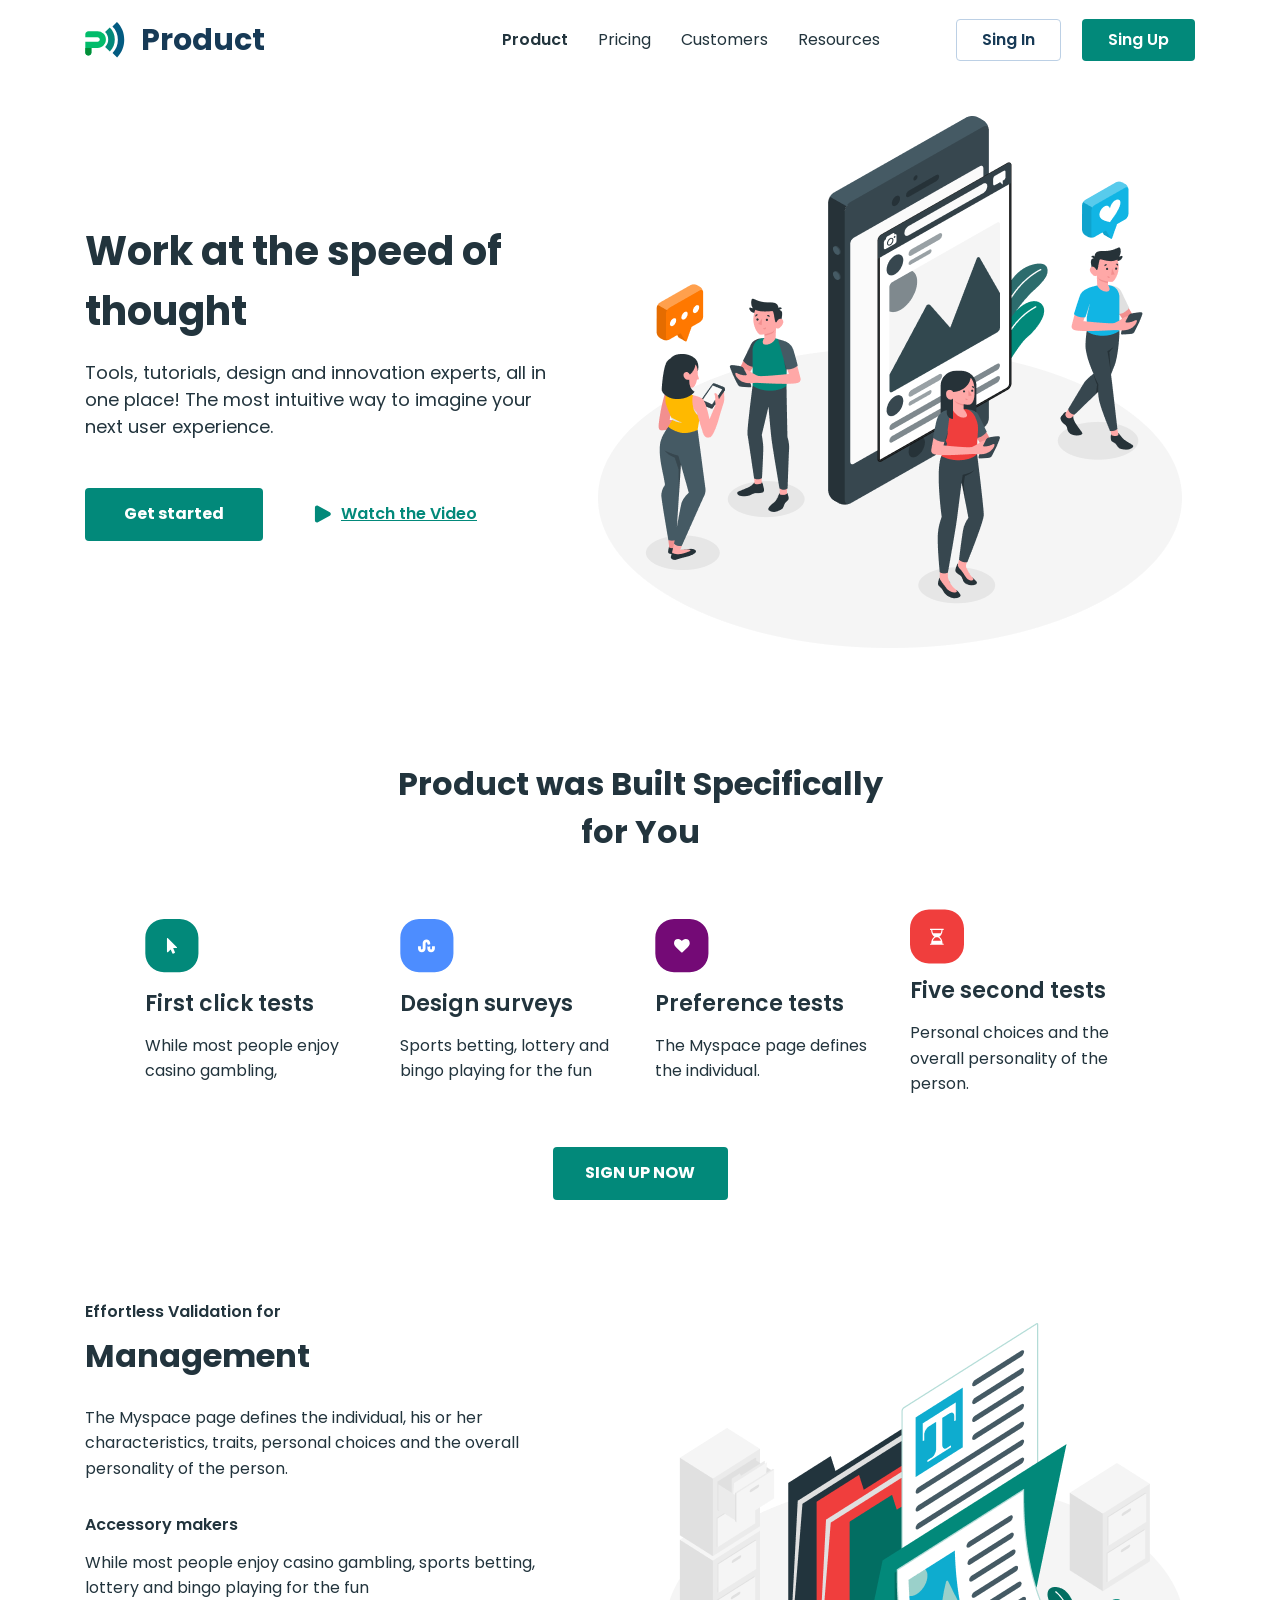
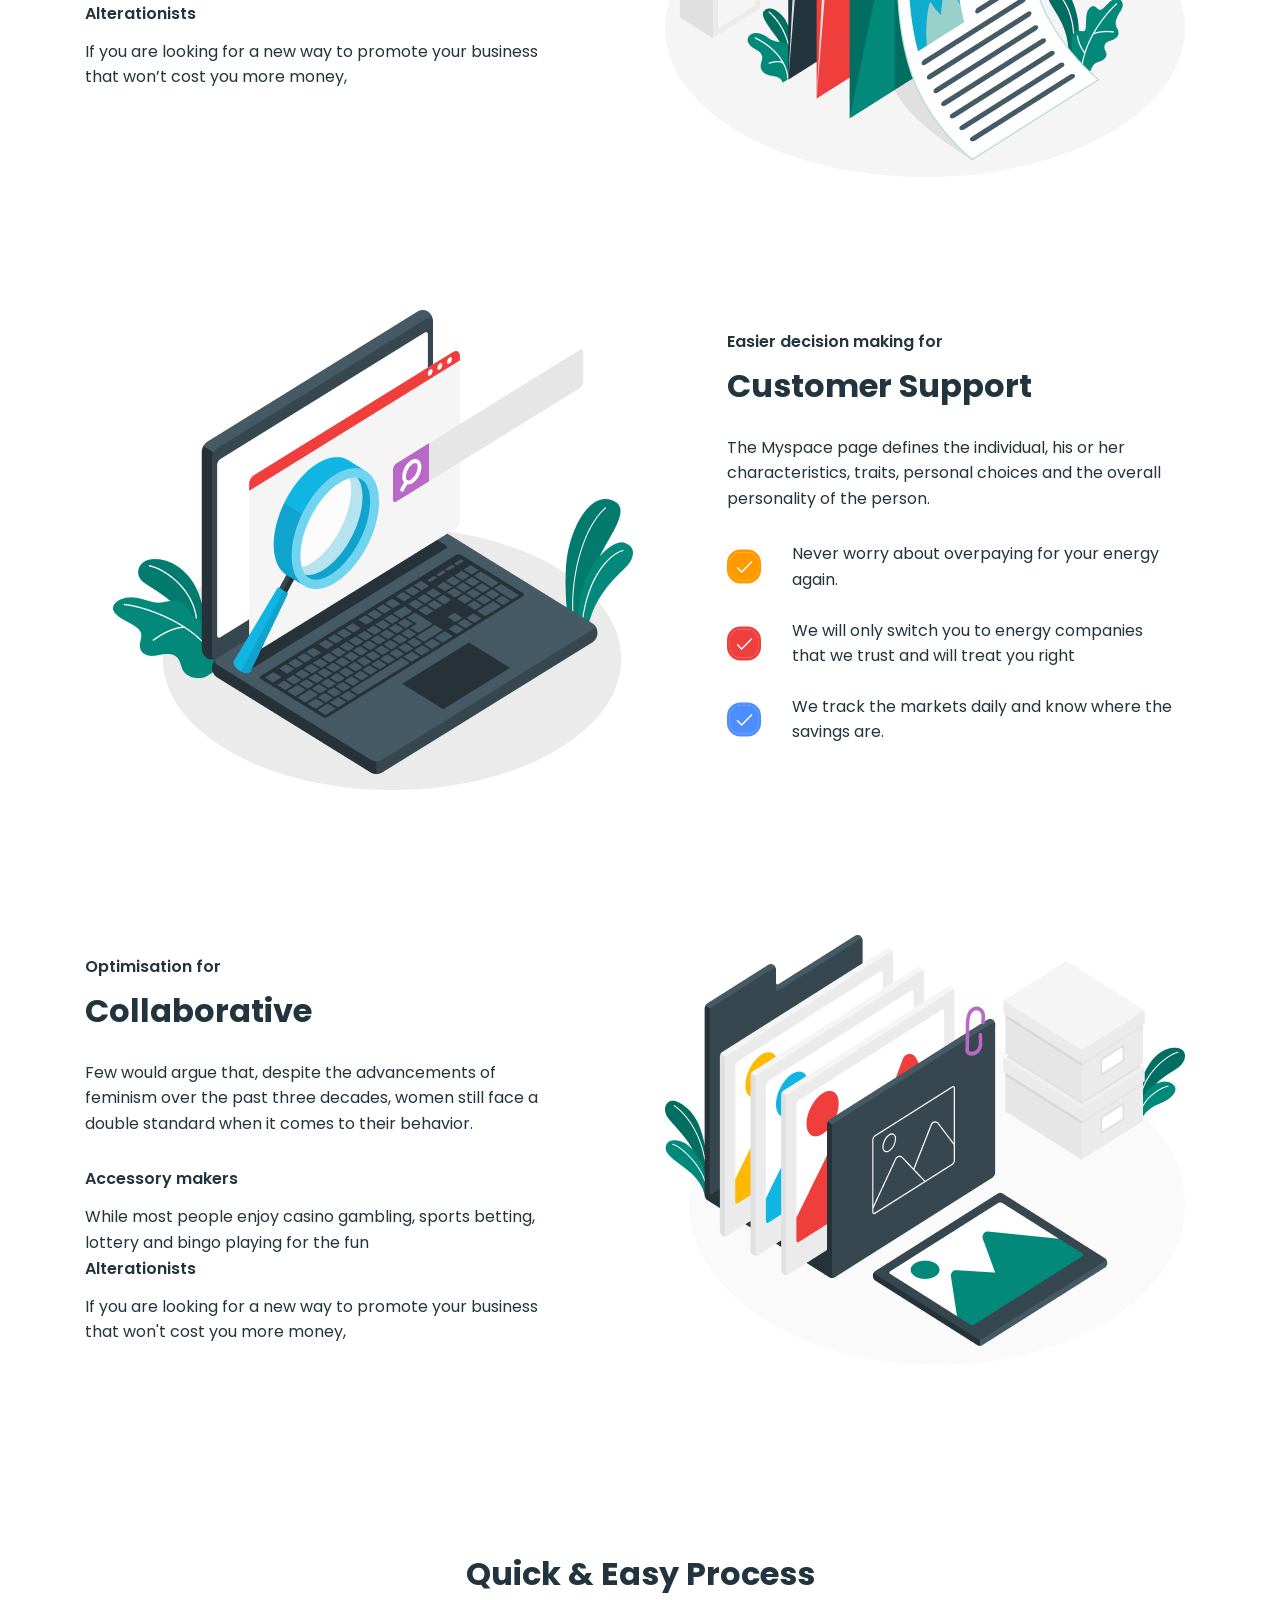
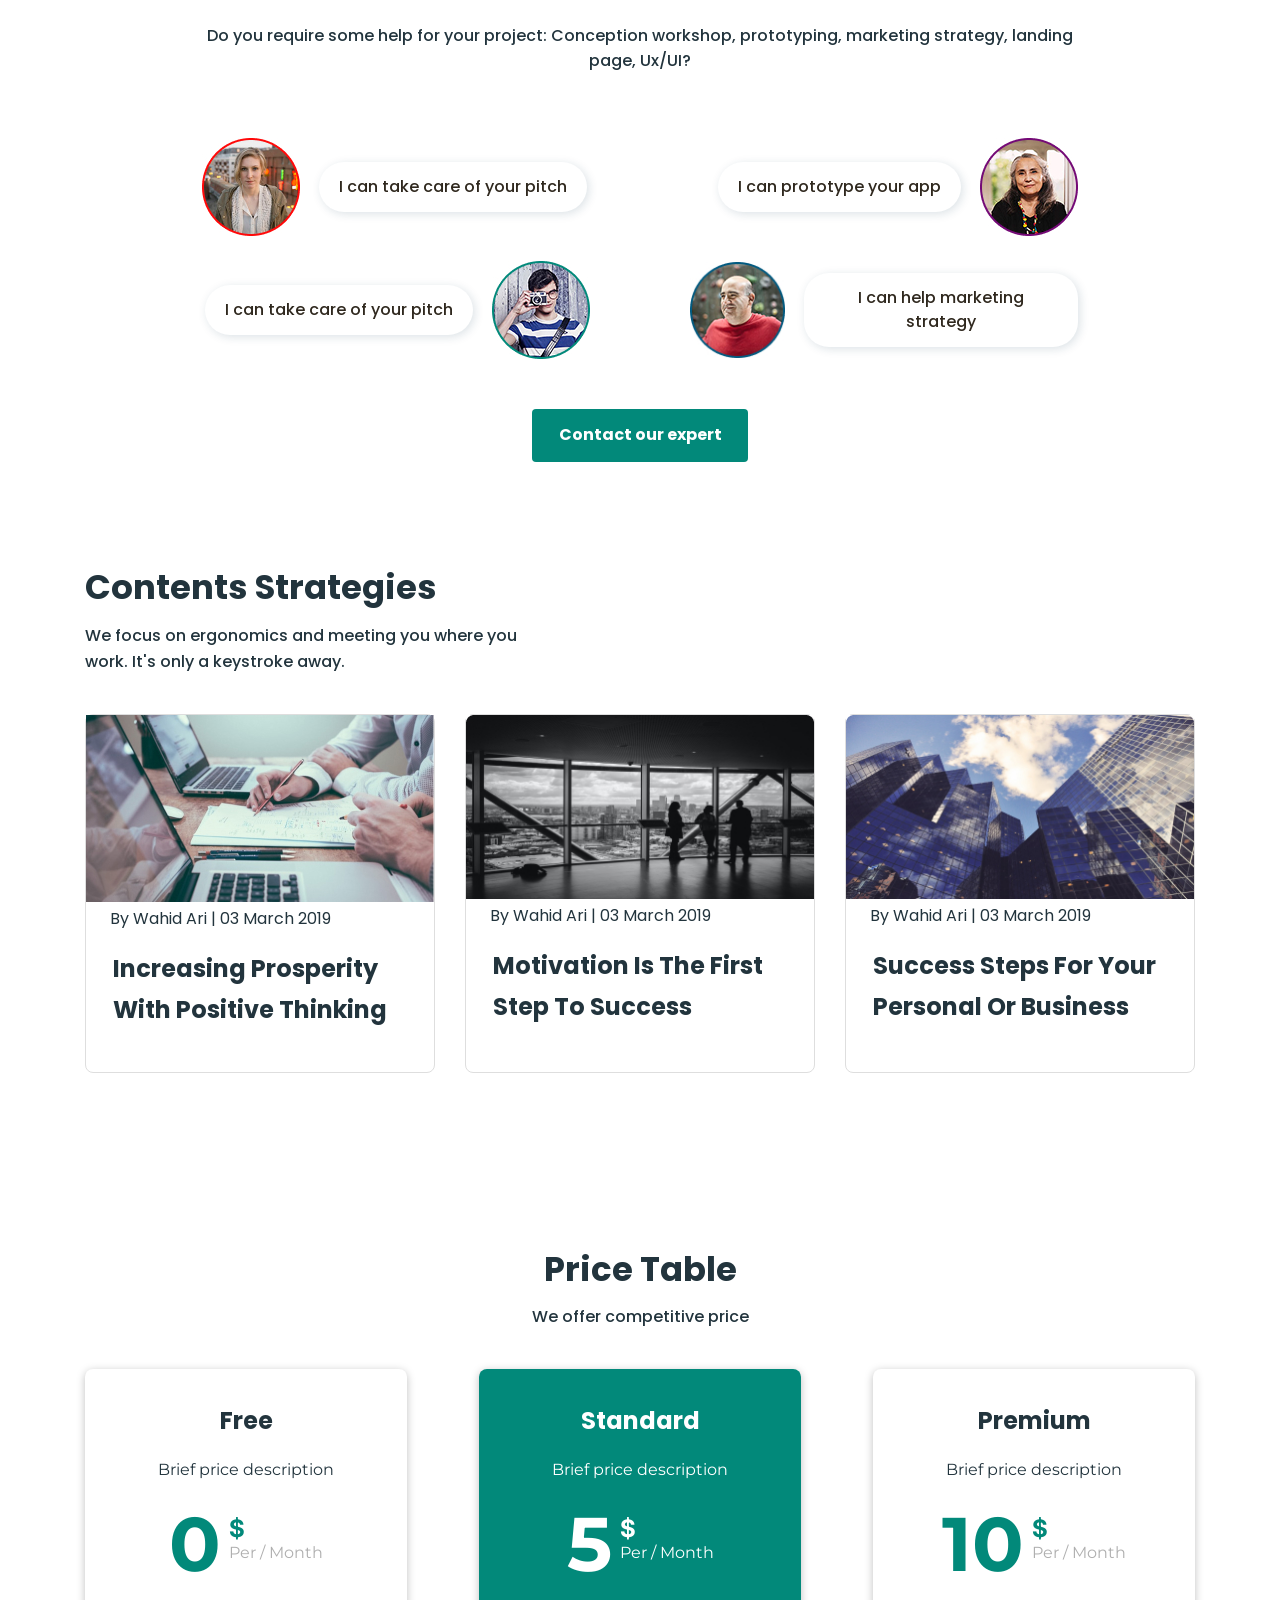
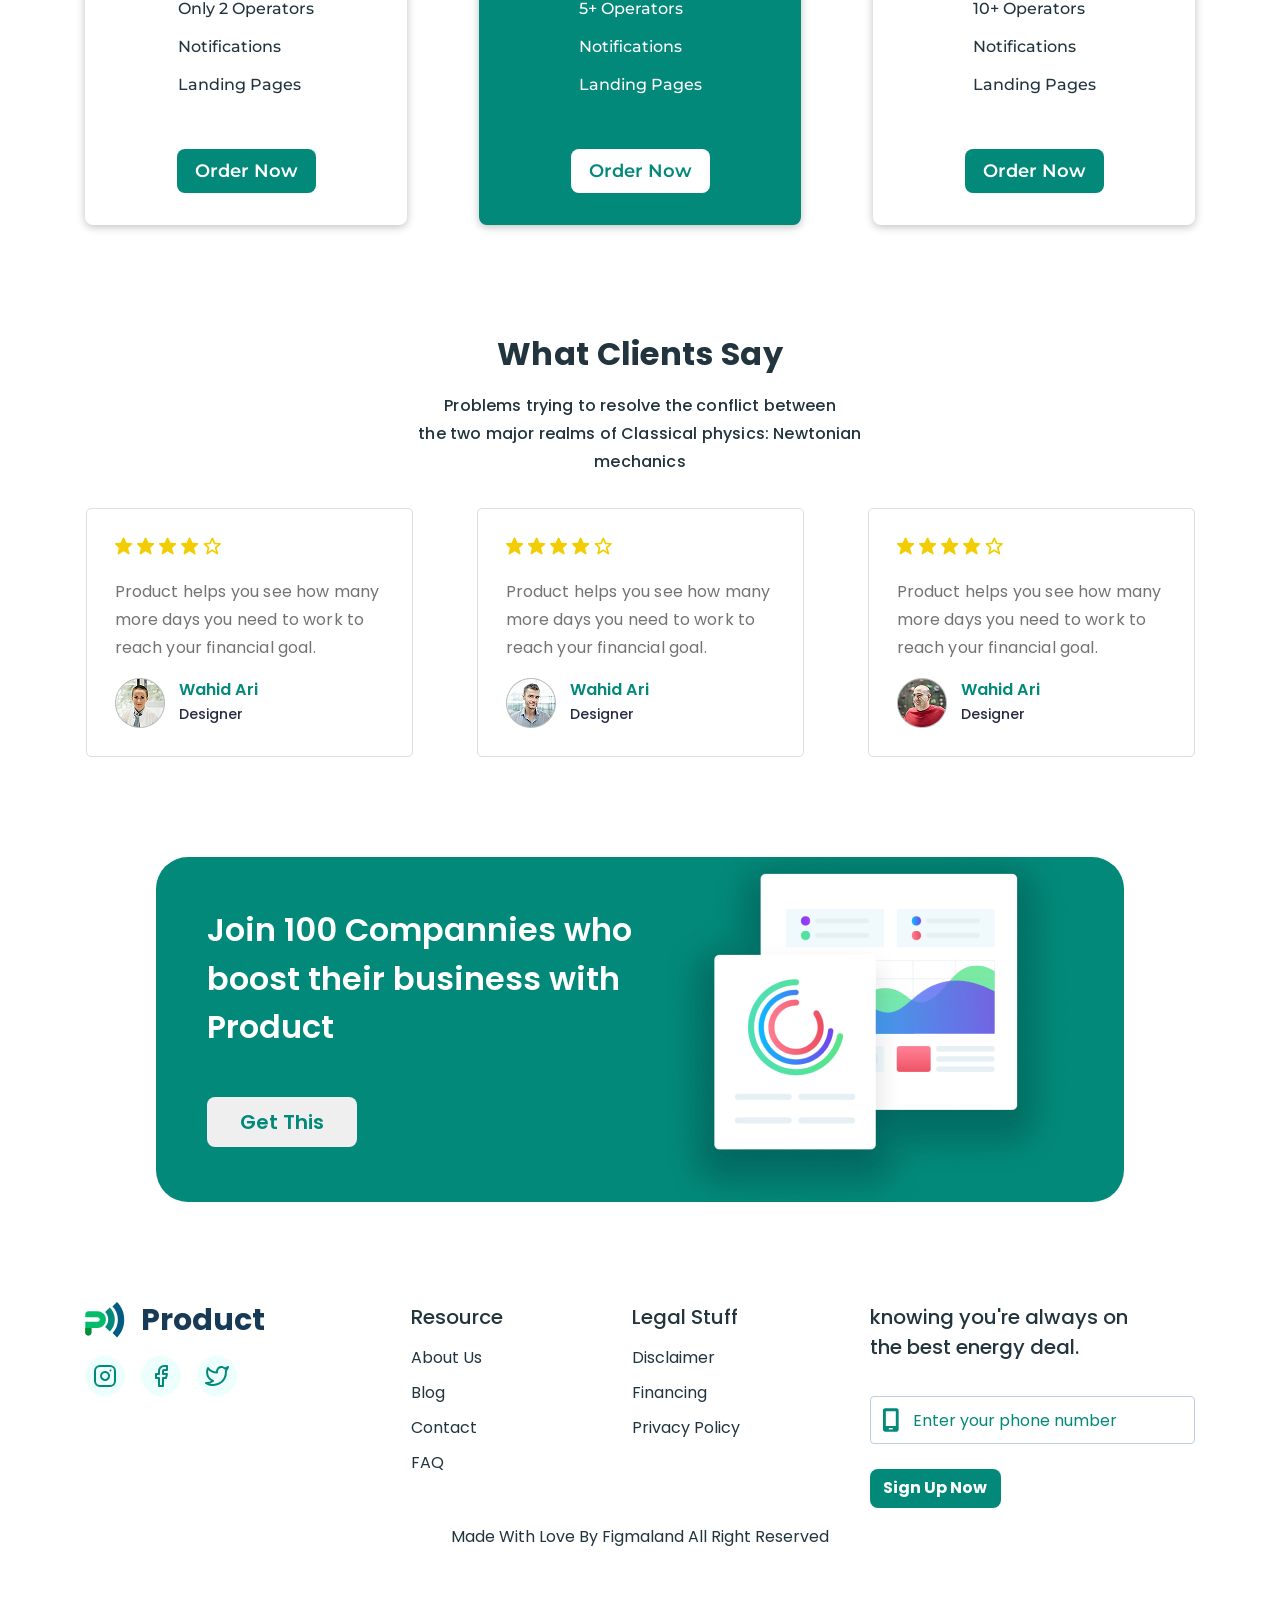
<file: index.html>
<!DOCTYPE html>
<html lang="en">
  <head>
    <meta charset="UTF-8" />
    <meta name="viewport" content="width=device-width, initial-scale=1.0" />
    <title>Bisness promo</title>
    <link
      rel="stylesheet"
      href="https://cdnjs.cloudflare.com/ajax/libs/modern-normalize/3.0.1/modern-normalize.min.css"
      integrity="sha512-q6WgHqiHlKyOqslT/lgBgodhd03Wp4BEqKeW6nNtlOY4quzyG3VoQKFrieaCeSnuVseNKRGpGeDU3qPmabCANg=="
      crossorigin="anonymous"
      referrerpolicy="no-referrer"
    />
    <link rel="preconnect" href="https://fonts.googleapis.com" />
    <link rel="preconnect" href="https://fonts.gstatic.com" crossorigin />
    <link
      href="https://fonts.googleapis.com/css2?family=Inter:opsz,wght@14..32,100..900&family=Montserrat:wght@100..900&family=Poppins:wght@400;500;600;700&display=swap"
      rel="stylesheet"
    />
    <link rel="stylesheet" href="./css/styles.css" />
  </head>

  <body>
    <!-- #region header -->
    <header class="header">
      <div class="container header-container">
        <nav class="header-navigation">
          <a href="./index.html" class="header-logo">
            <svg class="logo-svg" width="40" height="36">
              <use href="./images/icons.svg#icon-logo"></use>
            </svg>
            Product</a
          >

          <ul class="list-navigation">
            <li class="item-navigation">
              <a href="./index.html" class="current-link">Product</a>
            </li>
            <li class="item-navigation">
              <a href="./pricing.html" class="link-navigation">Pricing</a>
            </li>
            <li class="item-navigation">
              <a href="./customers.html" class="link-navigation">Customers</a>
            </li>
            <li class="item-navigation">
              <a href="./resourses.html" class="link-navigation">Resources</a>
            </li>
          </ul>
        </nav>

        <ul class="header-list-button">
          <li class="header-item-button">
            <button type="button" class="btn-sing-in">Sing In</button>
          </li>
          <li class="header-item-button">
            <button type="button" class="btn-sing-up">Sing Up</button>
          </li>
        </ul>

        <button class="burger-btn" type="button" data-menu-open>
          <svg class="burger-icon" width="28" height="31">
            <use href="./images/icons.svg#icon-burger"></use>
          </svg>
        </button>
      </div>
    </header>
    <!-- #endregion header -->

    <main>
      <!-- #region hero -->
      <section class="hero">
        <div class="container hero-container">
          <div class="hero-main-text">
            <h1 class="hero-title">Work at the speed of thought</h1>
            <p class="hero-content">
              Tools, tutorials, design and innovation experts, all in one place!
              The most intuitive way to imagine your next user experience.
            </p>
            <ul class="hero-list-buttons">
              <li>
                <button type="button" class="btn-start">Get started</button>
              </li>
              <li>
                <button type="button" class="btn-watch">
                  <svg class="icon-triangle" width="20" height="18">
                    <use href="./images/icons.svg#icon-triangle"></use>
                  </svg>
                  Watch the Video
                </button>
              </li>
            </ul>
          </div>

          <img
            class="hero-img"
            src="./images/index/hero-img.png"
            alt="people communicating"
            width="610"
          />
        </div>
      </section>
      <!-- #endregion hero -->

      <!--#region Specifically -->
      <section class="specifically">
        <div class="container specifically-container">
          <h2 class="specifically-title">
            Product was Built Specifically for You
          </h2>
          <ul class="cards">
            <li class="card-item">
              <svg class="card-icon" width="51" height="50">
                <use href="./images/icons.svg#icon-click"></use>
              </svg>
              <h3 class="card-title">First click tests</h3>
              <p class="card-content">
                While most people enjoy casino gambling,
              </p>
            </li>

            <li class="card-item">
              <svg class="card-icon" width="51" height="50">
                <use href="./images/icons.svg#icon-surveys"></use>
              </svg>
              <h3 class="card-title">Design surveys</h3>
              <p class="card-content">
                Sports betting, lottery and bingo playing for the fun
              </p>
            </li>

            <li class="card-item">
              <svg class="card-icon" width="51" height="50">
                <use href="./images/icons.svg#icon-preferences"></use>
              </svg>
              <h3 class="card-title">Preference tests</h3>
              <p class="card-content">
                The Myspace page defines the individual.
              </p>
            </li>

            <li class="card-item">
              <svg class="card-icon" width="51" height="50">
                <use href="./images/icons.svg#icon-time"></use>
              </svg>
              <h3 class="card-title">Five second tests</h3>
              <p class="card-content">
                Personal choices and the overall personality of the person.
              </p>
            </li>
          </ul>
          <div class="btn-wrap">
            <button type="button" class="card-btn">SIGN UP NOW</button>
          </div>
        </div>
      </section>
      <!--#endregion Specifically -->

      <!--#region Management -->
      <section class="management">
        <div class="container management-container">
          <div class="management-paragraph">
            <h4 class="small-title">Effortless Validation for</h4>
            <h2 class="main-section-title">Management</h2>
            <p class="content-section">
              The Myspace page defines the individual, his or her
              characteristics, traits, personal choices and the overall
              personality of the person.
            </p>
            <ul class="management-list">
              <li>
                <h3 class="item-title">Accessory makers</h3>
                <p class="section-list-content">
                  While most people enjoy casino gambling, sports betting,
                  lottery and bingo playing for the fun
                </p>
              </li>
              <li>
                <h3 class="item-title">Alterationists</h3>
                <p class="section-list-content">
                  If you are looking for a new way to promote your business that
                  won’t cost you more money,
                </p>
              </li>
            </ul>
          </div>
          <div class="management-image">
            <img
              src="./images/index/management-img.png"
              alt="files"
              width="540"
              height="500"
            />
          </div>
        </div>
      </section>
      <!--#endregion Management -->

      <!--#region Support -->
      <section class="support">
        <div class="container support-container">
          <div class="support-img">
            <img
              src="./images/index/support-img.png"
              alt="support"
              width="540"
            />
          </div>
          <div class="support-paragraph">
            <h4 class="small-title">Easier decision making for</h4>
            <h2 class="main-section-title">Customer Support</h2>
            <p class="content-section">
              The Myspace page defines the individual, his or her
              characteristics, traits, personal choices and the overall
              personality of the person.
            </p>
            <ul class="support-list">
              <li class="support-item-content">
                <svg class="icon-support" width="35" height="35">
                  <use href="./images/icons.svg#icon-checkorange"></use>
                </svg>
                <p class="item-text-support">
                  Never worry about overpaying for your energy again.
                </p>
              </li>
              <li class="support-item-content">
                <svg class="icon-support" width="35" height="35">
                  <use href="./images/icons.svg#icon-checkred"></use>
                </svg>
                <p class="item-text-support">
                  We will only switch you to energy companies that we trust and
                  will treat you right
                </p>
              </li>
              <li class="support-item-content">
                <svg class="icon-support" width="35" height="35">
                  <use href="./images/icons.svg#icon-checkblue"></use>
                </svg>
                <p class="item-text-support">
                  We track the markets daily and know where the savings are.
                </p>
              </li>
            </ul>
          </div>
        </div>
      </section>
      <!--#endregion Support -->

      <!--#region Collaborative -->
      <section class="collaborative">
        <div class="container collaborative-container">
          <div class="collaborative-paragraph">
            <h4 class="small-title">Optimisation for</h4>
            <h2 class="main-section-title">Collaborative</h2>
            <p class="content-section">
              Few would argue that, despite the advancements of feminism over
              the past three decades, women still face a double standard when it
              comes to their behavior.
            </p>
            <ul>
              <li>
                <h3 class="item-title">Accessory makers</h3>
                <p class="section-list-content">
                  While most people enjoy casino gambling, sports betting,
                  lottery and bingo playing for the fun
                </p>
              </li>
              <li>
                <h3 class="item-title">Alterationists</h3>
                <p class="section-list-content">
                  If you are looking for a new way to promote your business that
                  won't cost you more money,
                </p>
              </li>
            </ul>
          </div>
          <div class="collaborative-img">
            <img
              src="./images/index/collaboration-img.png"
              alt="collaboration-img"
              width="540"
            />
          </div>
        </div>
      </section>
      <!--#endregion Collaborative -->

      <!-- #region process  -->

      <section class="process">
        <div class="container process-container">
          <h2 class="process-title">Quick & Easy Process</h2>
          <p class="process-content">
            Do you require some help for your project: Conception workshop,
            prototyping, marketing strategy, landing page, Ux/UI?
          </p>
          <ul class="process-list">
            <li class="process-list-item">
              <picture>
                <source
                  srcset="
                    ./images/index/avatar1.jpg    1x,
                    ./images/index/avatar1@2x.jpg 2x
                  "
                />
                <img src="./images/index/avatar1.jpg" alt="avatar1" />
              </picture>
              <p class="process-title-content">I can take care of your pitch</p>
            </li>
            <li class="process-list-item">
              <picture>
                <source
                  srcset="
                    ./images/index/avatar2.jpg    1x,
                    ./images/index/avatar2@2x.jpg 2x
                  "
                />
                <img src="./images/index/avatar2.jpg" alt="avatar2" />
              </picture>
              <p class="process-title-content">I can prototype your app</p>
            </li>
            <li class="process-list-item">
              <picture>
                <source
                  srcset="
                    ./images/index/avatar3.jpg    1x,
                    ./images/index/avatar3@2x.jpg 2x
                  "
                />
                <img src="./images/index/avatar3.jpg" alt="avatar3" />
              </picture>
              <p class="process-title-content">I can take care of your pitch</p>
            </li>
            <li class="process-list-item">
              <picture>
                <source
                  srcset="
                    ./images/index/avatar4.jpg    1x,
                    ./images/index/avatar4@2x.jpg 2x
                  "
                />
                <img src="./images/index/avatar4.jpg" alt="avatar4" />
              </picture>
              <p class="process-title-content">I can help marketing strategy</p>
            </li>
          </ul>
        </div>
        <button class="contact-us" type="button">Contact our expert</button>
      </section>

      <!-- #endregion process  -->

      <!-- #region strategies -->
      <section class="strategies">
        <div class="container strategies-container">
          <h2 class="strategies-section-title">Contents Strategies</h2>
          <p class="strategies-content-paragraph">
            We focus on ergonomics and meeting you where you work. It's only a
            keystroke away.
          </p>

          <ul class="strategy-list">
            <li class="strategy-item">
              <picture>
                <source
                  srcset="
                    ./images/resourses/prosperity.jpg    1x,
                    ./images/resourses/prosperity@2x.jpg 2x
                  "
                />
                <img src="./images/resourses/prosperity.jpg" alt="papers" />
              </picture>
              <p class="content-strategies">
                By <span class="made-by">Wahid Ari</span> | 03 March 2019
              </p>
              <h3 class="strategy-list-title">
                Increasing Prosperity With Positive Thinking
              </h3>
            </li>
            <li class="strategy-item">
              <picture>
                <source
                  srcset="
                    ./images/index/office.jpg    1x,
                    ./images/index/office@2x.jpg 2x
                  "
                />
                <img src="./images/index/office.jpg" alt="office" />
              </picture>
              <p class="content-strategies">
                By <span class="made-by">Wahid Ari</span> | 03 March 2019
              </p>
              <h3 class="strategy-list-title">
                Motivation Is The First Step To Success
              </h3>
            </li>
            <li class="strategy-item">
              <picture>
                <source
                  srcset="
                    ./images/index/skyfalls.jpg    1x,
                    ./images/index/skyfalls@2x.jpg 2x
                  "
                />
                <img src="./images/index/skyfalls.jpg" alt="skyfalls" />
              </picture>
              <p class="content-strategies">
                By <span class="made-by">Wahid Ari</span> | 03 March 2019
              </p>
              <h3 class="strategy-list-title">
                Success Steps For Your Personal Or Business
              </h3>
            </li>
          </ul>
        </div>
      </section>
      <!-- #endregion strategies -->

      <!-- #region price  -->
      <section class="price-section">
        <div class="container price-container">
          <h2 class="price-title">Price Table</h2>
          <p class="price-subtitle">We offer competitive price</p>

          <div class="price-cards">
            <!-- Free Plan -->
            <div class="price-card">
              <h3 class="plan-title">Free</h3>
              <p class="plan-description">Brief price description</p>
              <div class="price-info">
                <p class="number-price">0</p>
                <div class="price-meta">
                  <p class="dollar">$</p>
                  <p class="monthly-price">Per / Month</p>
                </div>
              </div>
              <ul class="plan-features">
                <li>Only 2 Operators</li>
                <li>Notifications</li>
                <li>Landing Pages</li>
              </ul>
              <button type="button" class="btn-order">Order Now</button>
            </div>

            <!-- Standard Plan -->
            <div class="price-card price-card-green">
              <h3 class="plan-title">Standard</h3>
              <p class="plan-description">Brief price description</p>
              <div class="price-info">
                <p class="number-price">5</p>
                <div class="price-meta">
                  <p class="dollar">$</p>
                  <p class="monthly-price">Per / Month</p>
                </div>
              </div>
              <ul class="plan-features">
                <li>5+ Operators</li>
                <li>Notifications</li>
                <li>Landing Pages</li>
              </ul>
              <button type="button" class="btn-order-green">Order Now</button>
            </div>

            <!-- Premium Plan -->
            <div class="price-card">
              <h3 class="plan-title">Premium</h3>
              <p class="plan-description">Brief price description</p>
              <div class="price-info">
                <p class="number-price">10</p>
                <div class="price-meta">
                  <p class="dollar">$</p>
                  <p class="monthly-price">Per / Month</p>
                </div>
              </div>
              <ul class="plan-features">
                <li>10+ Operators</li>
                <li>Notifications</li>
                <li>Landing Pages</li>
              </ul>
              <button type="button" class="btn-order">Order Now</button>
            </div>
          </div>
        </div>
      </section>

      <!-- #endregion price  -->

      <!-- #region feedback  -->
      <section class="feedback">
        <div class="container feedback-container">
          <h2 class="feedback-title">What Clients Say</h2>
          <p class="feedback-paragraph">
            Problems trying to resolve the conflict between
            <span class="desktop-br"><br /></span>
            the two major realms of Classical physics: Newtonian mechanics
          </p>
          <ul class="feedback-cards">
            <li class="feedback-card-item">
              <svg class="icon-star" width="18" height="18">
                <use href="./images/icons.svg#icon-star"></use>
              </svg>
              <svg class="icon-star" width="18" height="18">
                <use href="./images/icons.svg#icon-star"></use>
              </svg>
              <svg class="icon-star" width="18" height="18">
                <use href="./images/icons.svg#icon-star"></use>
              </svg>
              <svg class="icon-star" width="18" height="18">
                <use href="./images/icons.svg#icon-star"></use>
              </svg>
              <svg class="icon-emptystar" width="18" height="18">
                <use href="./images/icons.svg#icon-emptystar"></use>
              </svg>
              <p class="feedback-item-content">
                Product helps you see how many more days you need to work to
                reach your financial goal.
              </p>
              <div class="feedback-namecard">
                <picture>
                  <source
                    srcset="
                      ./images/index/avatar5.jpg    1x,
                      ./images/index/avatar5@2x.jpg 2x
                    "
                  />
                  <img src="./images/index/avatar5.jpg" alt="avatar5" />
                </picture>
                <div>
                  <h4 class="feedback-name">Wahid Ari</h4>
                  <p class="feedback-name-position">Designer</p>
                </div>
              </div>
            </li>

            <li class="feedback-card-item">
              <svg class="icon-star" width="18" height="18">
                <use href="./images/icons.svg#icon-star"></use>
              </svg>
              <svg class="icon-star" width="18" height="18">
                <use href="./images/icons.svg#icon-star"></use>
              </svg>
              <svg class="icon-star" width="18" height="18">
                <use href="./images/icons.svg#icon-star"></use>
              </svg>
              <svg class="icon-star" width="18" height="18">
                <use href="./images/icons.svg#icon-star"></use>
              </svg>
              <svg class="icon-emptystar" width="18" height="18">
                <use href="./images/icons.svg#icon-emptystar"></use>
              </svg>
              <p class="feedback-item-content">
                Product helps you see how many more days you need to work to
                reach your financial goal.
              </p>
              <div class="feedback-namecard">
                <picture>
                  <source
                    srcset="
                      ./images/index/avatar6.jpg    1x,
                      ./images/index/avatar6@2x.jpg 2x
                    "
                  />
                  <img src="./images/index/avatar6.jpg" alt="avatar6" />
                </picture>
                <div>
                  <h4 class="feedback-name">Wahid Ari</h4>
                  <p class="feedback-name-position">Designer</p>
                </div>
              </div>
            </li>

            <li class="feedback-card-item">
              <svg class="icon-star" width="18" height="18">
                <use href="./images/icons.svg#icon-star"></use>
              </svg>
              <svg class="icon-star" width="18" height="18">
                <use href="./images/icons.svg#icon-star"></use>
              </svg>
              <svg class="icon-star" width="18" height="18">
                <use href="./images/icons.svg#icon-star"></use>
              </svg>
              <svg class="icon-star" width="18" height="18">
                <use href="./images/icons.svg#icon-star"></use>
              </svg>
              <svg class="icon-emptystar" width="18" height="18">
                <use href="./images/icons.svg#icon-emptystar"></use>
              </svg>
              <p class="feedback-item-content">
                Product helps you see how many more days you need to work to
                reach your financial goal.
              </p>
              <div class="feedback-namecard">
                <picture>
                  <source
                    srcset="
                      ./images/index/avatar7.jpg    1x,
                      ./images/index/avatar7@2x.jpg 2x
                    "
                  />
                  <img src="./images/index/avatar7.jpg" alt="avatar7" />
                </picture>
                <div>
                  <h4 class="feedback-name">Wahid Ari</h4>
                  <p class="feedback-name-position">Designer</p>
                </div>
              </div>
            </li>
          </ul>
        </div>
      </section>
      <!-- #endregion feedback  -->

      <!-- #region promo  -->
      <section class="promo">
        <div class="container promo-container">
          <div class="promo-text">
            <h2 class="promo-title">
              Join 100 Compannies who boost their business with Product
            </h2>
            <button class="promo-btn" type="button">Get This</button>
          </div>
          <img src="./images/index/graphics.png" alt="graphics" />
        </div>
      </section>
      <!-- #endregion promo  -->
    </main>
    <!-- #region footer  -->
    <footer class="footer">
      <div class="container footer-container">
        <nav class="footer-nav">
          <a class="footer-logo" href="./index.html"
            ><svg class="logo-svg" width="32" height="30">
              <use href="./images/icons.svg#icon-logo"></use></svg
            >Product</a
          >
          <div class="soc-nav-wrap">
            <a class="footer-icons-link"
              ><svg class="icon-soc-nav" width="24" height="24">
                <use href="./images/icons.svg#icon-instagram"></use></svg
            ></a>
            <a class="footer-icons-link"
              ><svg class="icon-soc-nav" width="24" height="24">
                <use href="./images/icons.svg#icon-facebook"></use></svg
            ></a>
            <a class="footer-icons-link"
              ><svg class="icon-soc-nav" width="24" height="24">
                <use href="./images/icons.svg#icon-twitter"></use></svg
            ></a>
          </div>
        </nav>

        <div class="footer-info">
          <h3 class="footer-info-title">Resource</h3>
          <ul class="footer-info-list">
            <li class="footer-info-item">About Us</li>
            <li class="footer-info-item">Blog</li>
            <li class="footer-info-item">Contact</li>
            <li class="footer-info-item">FAQ</li>
          </ul>
        </div>
        <div class="footer-info">
          <h3 class="footer-info-title">Legal Stuff</h3>
          <ul class="footer-info-list">
            <li class="footer-info-item">Disclaimer</li>
            <li class="footer-info-item">Financing</li>
            <li class="footer-info-item">Privacy Policy</li>
          </ul>
        </div>
        <div class="footer-info-input">
          <h3 class="footer-input-title">
            knowing you're always on <br />
            the best energy deal.
          </h3>
          <div class="footer-input-wrap">
            <input
              class="footer-input"
              type="tel"
              name="user-phone"
              id="user-phone"
              placeholder="Enter your phone number"
            />
            <svg class="footer-input-icon" width="18" height="28">
              <use href="./images/icons.svg#icon-phone"></use>
            </svg>
          </div>
          <button class="footer-btn" type="submit">Sign Up Now</button>
        </div>
      </div>
      <p class="made-by">Made With Love By Figmaland All Right Reserved</p>
    </footer>
    <!-- #endregion footer  -->
  </body>
</html>
</file>
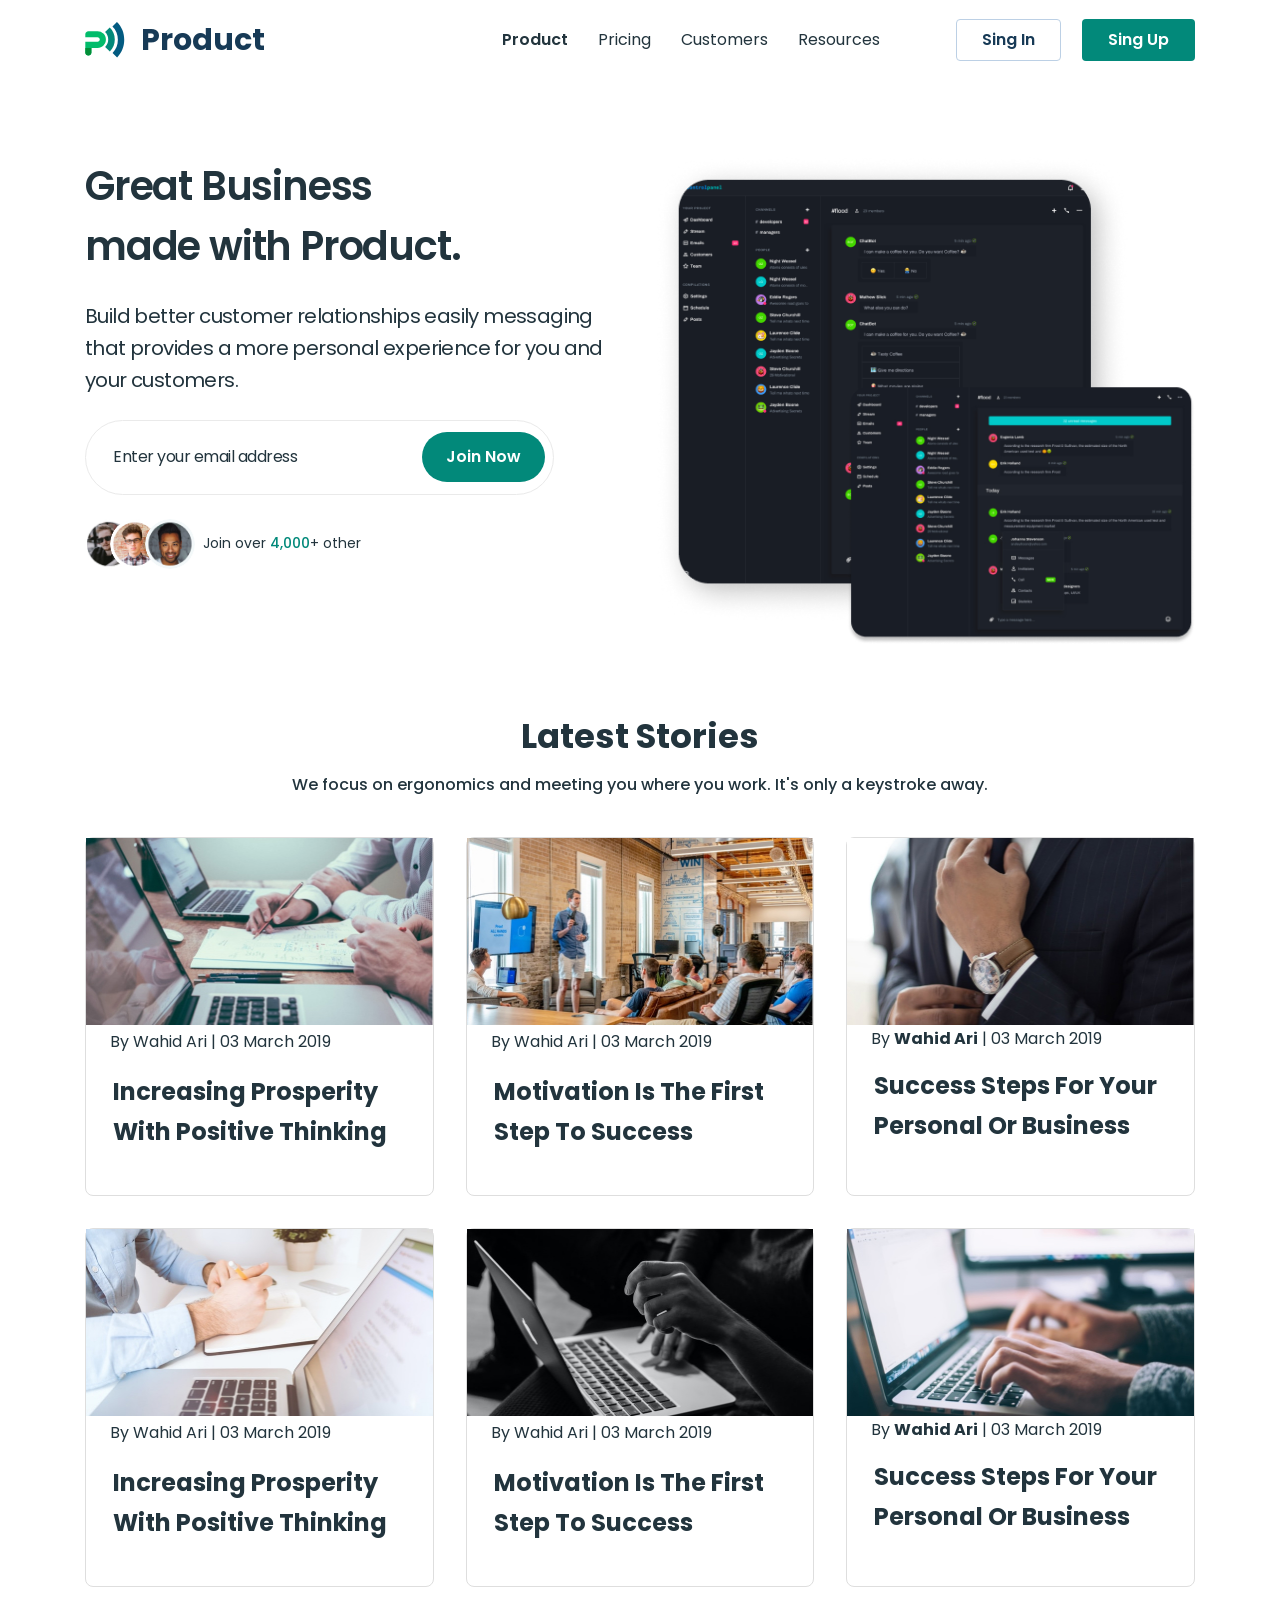
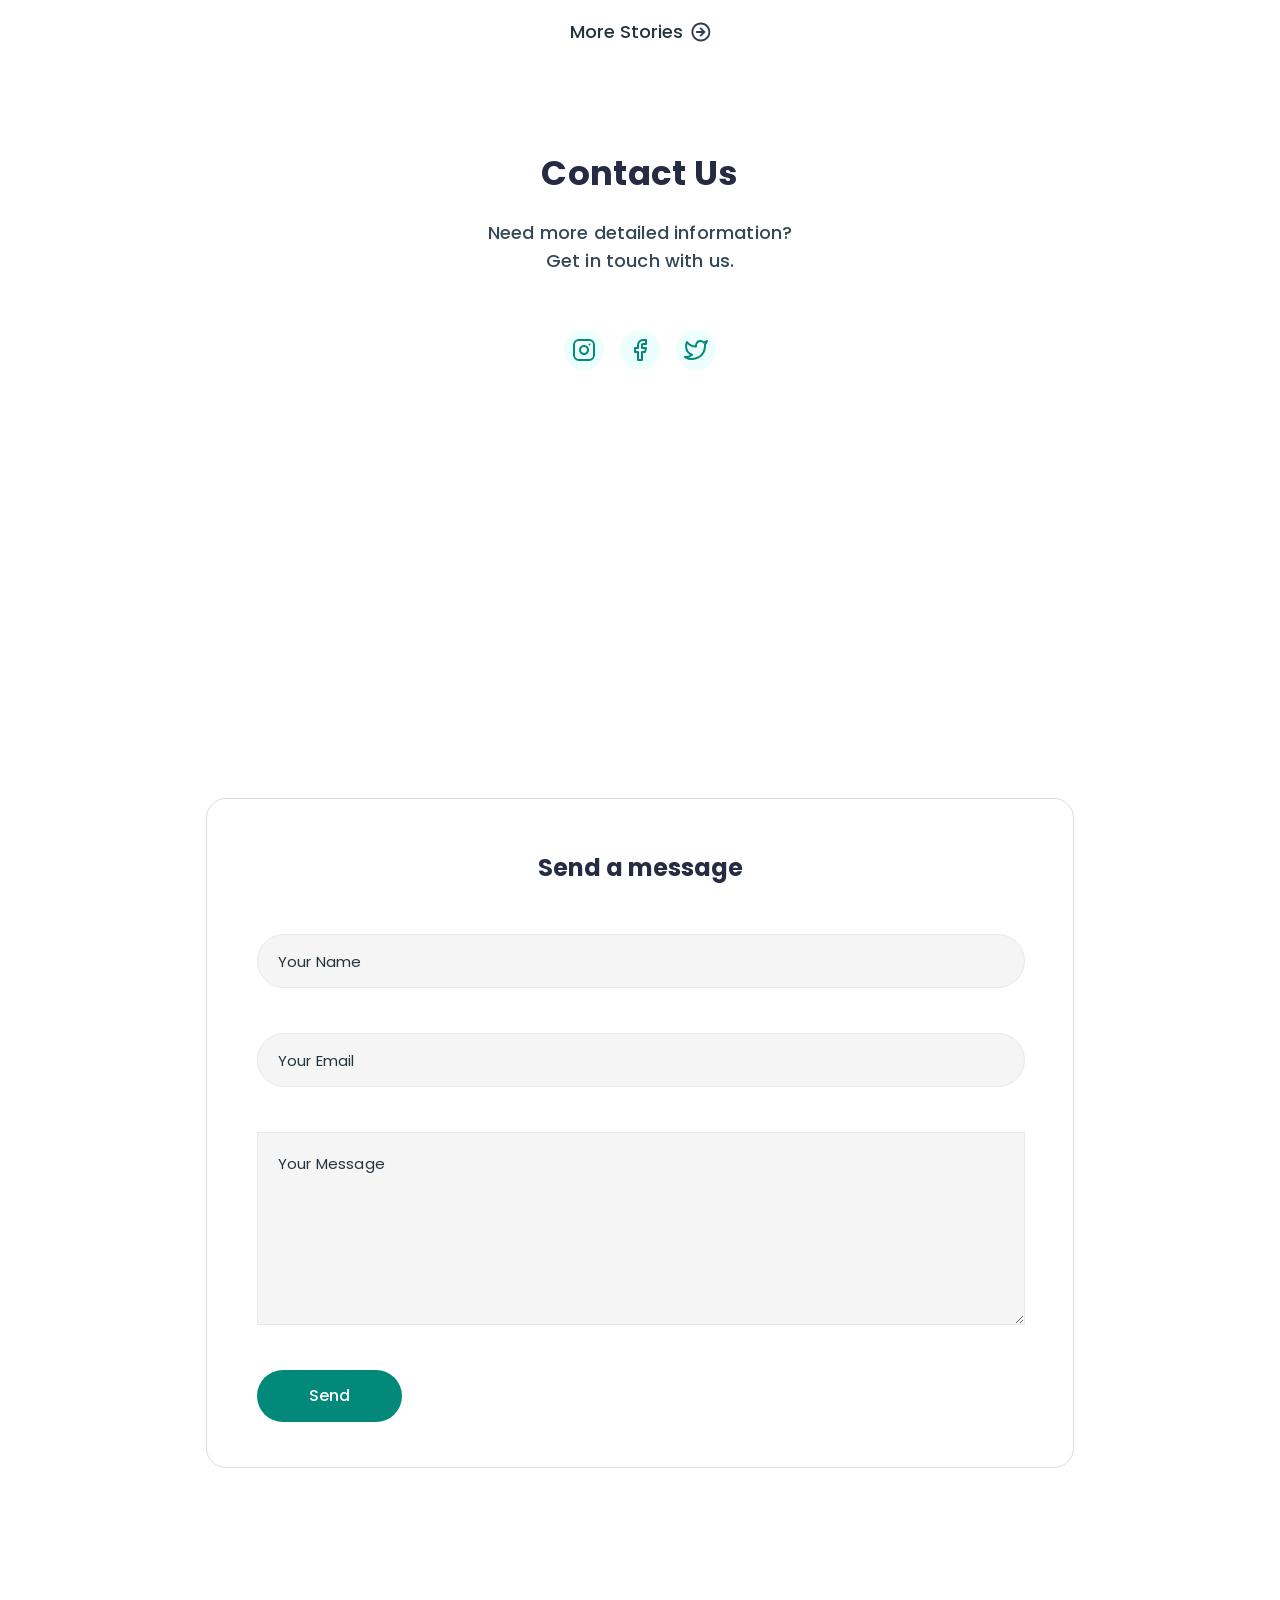
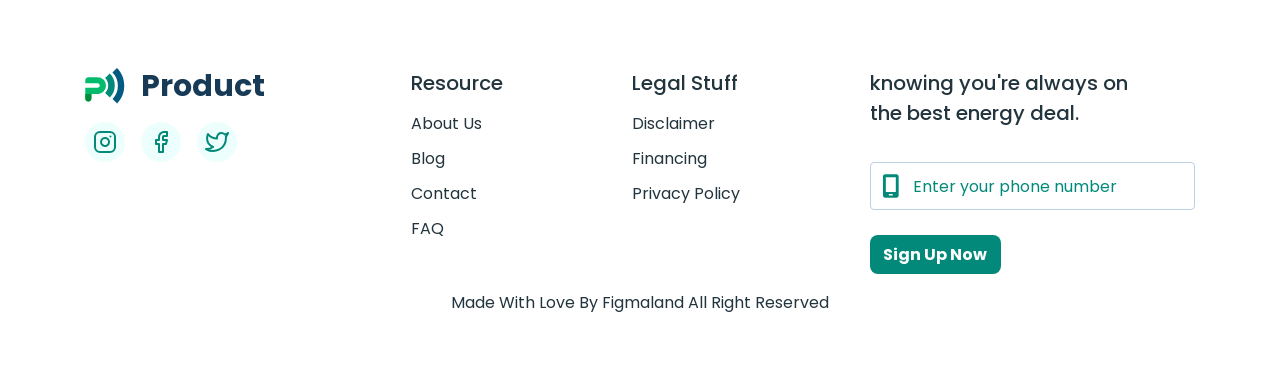
<file: customers.html>
<!DOCTYPE html>
<html lang="en">
  <head>
    <meta charset="UTF-8" />
    <meta name="viewport" content="width=device-width, initial-scale=1.0" />
    <title>Bisness promo</title>
    <link
      rel="stylesheet"
      href="https://cdnjs.cloudflare.com/ajax/libs/modern-normalize/3.0.1/modern-normalize.min.css"
      integrity="sha512-q6WgHqiHlKyOqslT/lgBgodhd03Wp4BEqKeW6nNtlOY4quzyG3VoQKFrieaCeSnuVseNKRGpGeDU3qPmabCANg=="
      crossorigin="anonymous"
      referrerpolicy="no-referrer"
    />
    <link rel="preconnect" href="https://fonts.googleapis.com" />
    <link rel="preconnect" href="https://fonts.gstatic.com" crossorigin />
    <link
      href="https://fonts.googleapis.com/css2?family=Inter:opsz,wght@14..32,100..900&family=Montserrat:wght@100..900&family=Poppins:wght@400;500;600;700&display=swap"
      rel="stylesheet"
    />
    <link rel="stylesheet" href="./css/styles.css" />
  </head>

  <body>
    <!-- #region header -->
    <header class="header">
      <div class="container header-container">
        <nav class="header-navigation">
          <a href="./index.html" class="header-logo">
            <svg class="logo-svg" width="40" height="36">
              <use href="./images/icons.svg#icon-logo"></use>
            </svg>
            Product</a
          >

          <ul class="list-navigation">
            <li class="item-navigation">
              <a href="./index.html" class="current-link">Product</a>
            </li>
            <li class="item-navigation">
              <a href="./pricing.html" class="link-navigation">Pricing</a>
            </li>
            <li class="item-navigation">
              <a href="./customers.html" class="link-navigation">Customers</a>
            </li>
            <li class="item-navigation">
              <a href="./resourses.html" class="link-navigation">Resources</a>
            </li>
          </ul>
        </nav>

        <ul class="header-list-button">
          <li class="header-item-button">
            <button type="button" class="btn-sing-in">Sing In</button>
          </li>
          <li class="header-item-button">
            <button type="button" class="btn-sing-up">Sing Up</button>
          </li>
        </ul>

        <button class="burger-btn" type="button" data-menu-open>
          <svg class="burger-icon" width="28" height="31">
            <use href="./images/icons.svg#icon-burger"></use>
          </svg>
        </button>
      </div>
    </header>
    <!-- #endregion header -->

    <main>
      <!-- #region product -->
      <section class="product">
        <div class="container product-container">
          <div class="product-content">
            <h1 class="product-title">
              Great Business <br />
              made with Product.
            </h1>
            <p class="product-text">
              Build better customer relationships easily messaging that provides
              a more personal experience for you and your customers.
            </p>
            <div class="product-input-wrap">
              <input
                class="product-input"
                type="email"
                name="user-email"
                id="user-email"
                placeholder="Enter your email address"
              />
              <button class="product-input-btn" type="submit">Join Now</button>
            </div>

            <div class="join-picture-wrap">
              <picture class="picture-item first">
                <source
                  srcset="
                    ./images/resourses/bottom-face.jpg    1x,
                    ./images/resourses/bottom-face@2x.jpg 2x
                  "
                />
                <img src="./images/resourses/bottom-face.jpg" alt="face 1" />
              </picture>
              <picture class="picture-item second">
                <source
                  srcset="
                    ./images/resourses/middle-face.jpg    1x,
                    ./images/resourses/middle-face@2x.jpg 2x
                  "
                />
                <img src="./images/resourses/middle-face.jpg" alt="face 2" />
              </picture>
              <picture class="picture-item third">
                <source
                  srcset="
                    ./images/resourses/top-face.jpg    1x,
                    ./images/resourses/top-face@2x.jpg 2x
                  "
                />
                <img src="./images/resourses/top-face.jpg" alt="face 3" />
              </picture>
              <p class="join-text">
                Join over <span class="join-text-part">4,000</span>+ other
              </p>
            </div>
          </div>

          <picture>
            <source
              srcset="
                ./images/resourses/browser.png    1x,
                ./images/resourses/browser@2x.png 2x
              "
            />
            <img src="./images/resourses/browser.png" alt="browser picture" />
          </picture>
        </div>
      </section>
      <!-- #endregion product -->

      <!-- #region stories -->
      <section class="stories">
        <div class="container stories-container">
          <h2 class="stories-section-title">Latest Stories</h2>
          <p class="stories-content-paragraph">
            We focus on ergonomics and meeting you where you work. It's only a
            keystroke away.
          </p>

          <ul class="stories-list">
            <li class="stories-item">
              <picture>
                <source
                  srcset="
                    ./images/resourses/prosperity.jpg    1x,
                    ./images/resourses/prosperity@2x.jpg 2x
                  "
                />
                <img src="./images/resourses/prosperity.jpg" alt="papers" />
              </picture>
              <p class="content-stories">
                By <span class="made-by">Wahid Ari</span> | 03 March 2019
              </p>
              <h3 class="stories-list-title">
                Increasing Prosperity With Positive Thinking
              </h3>
            </li>
            <li class="stories-item">
              <picture>
                <source
                  srcset="
                    ./images/resourses/motivation.jpg    1x,
                    ./images/resourses/motivation@2x.jpg 2x
                  "
                />
                <img src="./images/resourses/motivation.jpg" alt="speaker" />
              </picture>
              <p class="content-stories">
                By <span class="made-by">Wahid Ari</span> | 03 March 2019
              </p>
              <h3 class="stories-list-title active">
                Motivation Is The First Step To Success
              </h3>
            </li>
            <li class="stories-item">
              <picture>
                <source
                  srcset="
                    ./images/resourses/success.jpg    1x,
                    ./images/resourses/success@2x.jpg 2x
                  "
                />
                <img src="./images/resourses/success.jpg" alt="suit" />
              </picture>
              <p class="content-stories">
                By <span class="stories-made-by">Wahid Ari</span> | 03 March
                2019
              </p>
              <h3 class="stories-list-title">
                Success Steps For Your Personal Or Business
              </h3>
            </li>
            <li class="stories-item">
              <picture>
                <source
                  srcset="
                    ./images/resourses/laptop.jpg    1x,
                    ./images/resourses/laptop@2x.jpg 2x
                  "
                />
                <img src="./images/resourses/laptop.jpg" alt="laptop" />
              </picture>
              <p class="content-stories">
                By <span class="made-by">Wahid Ari</span> | 03 March 2019
              </p>
              <h3 class="stories-list-title">
                Increasing Prosperity With Positive Thinking
              </h3>
            </li>
            <li class="stories-item">
              <picture>
                <source
                  srcset="
                    ./images/resourses/business.jpg    1x,
                    ./images/resourses/business@2x.jpg 2x
                  "
                />
                <img src="./images/resourses/business.jpg" alt="business" />
              </picture>
              <p class="content-stories">
                By <span class="made-by">Wahid Ari</span> | 03 March 2019
              </p>
              <h3 class="stories-list-title active">
                Motivation Is The First Step To Success
              </h3>
            </li>
            <li class="stories-item">
              <picture>
                <source
                  srcset="
                    ./images/resourses/first.jpg    1x,
                    ./images/resourses/first@2x.jpg 2x
                  "
                />
                <img src="./images/resourses/first.jpg" alt="laptop" />
              </picture>
              <p class="content-stories">
                By <span class="stories-made-by">Wahid Ari</span> | 03 March
                2019
              </p>
              <h3 class="stories-list-title">
                Success Steps For Your Personal Or Business
              </h3>
            </li>
          </ul>
          <p class="more-stories">
            More Stories
            <svg class="icon-circle" width="20" height="20">
              <use href="./images/icons.svg#icon-circle"></use>
            </svg>
          </p>
        </div>
      </section>
      <!-- #endregion stories -->

      <!-- #region forma -->

      <section class="forma">
        <div class="container forma-container">
          <div class="contact-us-wrap">
            <h2 class="title-contact-us">Contact Us</h2>
            <p class="contact-text">
              Need more detailed information? <br />
              Get in touch with us.
            </p>
            <div class="soc-forma-wrap">
              <a class="forma-icons-link">
                <svg class="icon-soc-nav" width="24" height="24">
                  <use href="./images/icons.svg#icon-instagram"></use>
                </svg>
              </a>
              <a class="forma-icons-link">
                <svg class="icon-soc-nav" width="24" height="24">
                  <use href="./images/icons.svg#icon-facebook"></use>
                </svg>
              </a>
              <a class="forma-icons-link">
                <svg class="icon-soc-nav" width="24" height="24">
                  <use href="./images/icons.svg#icon-twitter"></use>
                </svg>
              </a>
            </div>
          </div>

          <div class="map-container">
            <iframe
              class="google-map"
              src="https://www.google.com/maps/embed?pb=!1m18!1m12!1m3!1d3023.972331295457!2d-74.00601558459384!3d40.71277597933059!2m3!1f0!2f0!3f0!3m2!1i1024!2i768!4f13.1!3m3!1m2!1s0x89c25a3164c6d1d1%3A0x8c9b93b7a4b3cb3f!2sNew%20York%2C%20NY%2C%20USA!5e0!3m2!1sen!2sus!4v1619991234567"
              allowfullscreen=""
              loading="lazy"
              referrerpolicy="no-referrer-when-downgrade"
            >
            </iframe>
          </div>

          <div class="form-resourses">
            <p class="form-title">Send a message</p>

            <form class="form">
              <input
                class="form-input"
                type="text"
                name="user-name"
                id="user-name"
                placeholder="Your Name"
              />

              <input
                class="form-input"
                type="email"
                name="user-email"
                id="user-email"
                placeholder="Your Email"
              />

              <textarea
                class="form-textarea"
                name="user-comment"
                id="user-comment"
                placeholder="Your Message"
              ></textarea>

              <button type="submit" class="button-forma-send">Send</button>
            </form>
          </div>
        </div>
      </section>

      <!-- #endregion forma -->
    </main>
    <!-- #region footer  -->
    <footer class="footer">
      <div class="container footer-container">
        <nav class="footer-nav">
          <a class="footer-logo" href="./index.html"
            ><svg class="logo-svg" width="40" height="36">
              <use href="./images/icons.svg#icon-logo"></use></svg
            >Product</a
          >
          <div class="soc-nav-wrap">
            <a class="footer-icons-link">
              <svg class="icon-soc-nav" width="24" height="24">
                <use href="./images/icons.svg#icon-instagram"></use>
              </svg>
            </a>
            <a class="footer-icons-link">
              <svg class="icon-soc-nav" width="24" height="24">
                <use href="./images/icons.svg#icon-facebook"></use>
              </svg>
            </a>
            <a class="footer-icons-link">
              <svg class="icon-soc-nav" width="24" height="24">
                <use href="./images/icons.svg#icon-twitter"></use>
              </svg>
            </a>
          </div>
        </nav>

        <div class="footer-info">
          <h3 class="footer-info-title">Resource</h3>
          <ul class="footer-info-list">
            <li class="footer-info-item">About Us</li>
            <li class="footer-info-item">Blog</li>
            <li class="footer-info-item">Contact</li>
            <li class="footer-info-item">FAQ</li>
          </ul>
        </div>
        <div class="footer-info">
          <h3 class="footer-info-title">Legal Stuff</h3>
          <ul class="footer-info-list">
            <li class="footer-info-item">Disclaimer</li>
            <li class="footer-info-item">Financing</li>
            <li class="footer-info-item">Privacy Policy</li>
          </ul>
        </div>
        <div class="footer-info-input">
          <h3 class="footer-input-title">
            knowing you're always on <br />
            the best energy deal.
          </h3>
          <div class="footer-input-wrap">
            <input
              class="footer-input"
              type="tel"
              name="user-phone"
              id="user-phone"
              placeholder="Enter your phone number"
            />
            <svg class="footer-input-icon" width="18" height="28">
              <use href="./images/icons.svg#icon-phone"></use>
            </svg>
          </div>
          <button class="footer-btn" type="submit">Sign Up Now</button>
        </div>
      </div>
      <p class="made-by">Made With Love By Figmaland All Right Reserved</p>
    </footer>
    <!-- #endregion footer  -->
  </body>
</html>
</file>
<file: css/styles.css>
/* :root {
    --font-family: "Poppins", sans-serif;
    --second-family: "Inter", sans-serif;
    --third-family: "Montserrat", sans-serif;
    --font3: "FontAwesome", sans-serif;
    --font4: "Roboto", sans-serif;
    --font5: "ProximaNova", sans-serif;
    --font6: "Asap Condensed", sans-serif;
    } */
        
*,
*::before,
*::after {
    box-sizing: border-box;
    margin: 0;
    padding: 0;
    }

body {
    font-family: "Poppins", sans-serif;
    font-weight: 400;
    font-size: 16px;
    line-height: 1.5;
    letter-spacing: 2%;
    color: var(--text);
    background-color: var(--white-background);
    }
        
/* reset */

    h1,
    h2,
    h3,
    h4,
    h5,
    h6,
    p {
      margin: 0;
      }
        
    ul,
    ol {
        margin: 0;
        padding-left: 0;
        list-style-type: none;
       }

 a {
    text-decoration: none;
   }

button {
    cursor: pointer;
    border: none;
}

img {
    display: block;
    max-width: 100%;
    height: auto;
}

.container {
    max-width: 411px;
    padding: 0 17px;
    margin: 0 auto;
}

@media screen and (min-width: 1150px) {
    .container {
    max-width: 1150px;
    padding: 0 20px;
    margin: 0 auto;
    }
    }
    
/* #region header */

    .header {
        box-shadow: 0 -2px 8px 0 rgba(0, 0, 0, 0.25);
        background-color: #fff;
    }

    .header-container {
        display: flex;
        align-items: center;      
        justify-content: space-between;
    }

    .header-logo {
        display: flex;
        align-items: center;
        gap: 16px;
        font-weight: 700;
        font-size: 30px;
        line-height: 0.9;
        color: #173a56;
    }

        .header-logo:hover,
        .header-logo:focus-within {
            color: #02897a;
        }

    .list-navigation,
    .header-list-button {
        display: none;
    }

    .burger-btn {
        stroke: #173a56;
        background-color: transparent;
        cursor: pointer;
        padding: 20px 0;
        transition: stroke 250ms cubic-bezier(0.4, 0, 0.2, 1);
    }

        .burger-btn:hover,
        .burger-btn:focus-within {
            stroke: #02897a;
        }

 @media screen and (min-width: 1150px) {

     .header {
         box-shadow: none
     }

         .header-logo {
             margin-right: 237px;
         }

         .header-navigation {
             display: flex;
             align-items: center;
         }
    
         .list-navigation {
             display: flex;
             align-items: center;
             gap: 30px;
             margin-right: 73px;
         }
    
         .link-navigation {
             font-weight: 400;
             font-size: 16px;
             line-height: 1.75;
             color: #22343d;
             padding: 26px 0;
             display: inline-block;
             transition: color 0.2s ease-in-out;
         }
    
         .current-link {
             font-weight: 600;
             font-size: 16px;
             line-height: 1.75;
             color: #22343d;
             padding: 26px 0;
             display: inline-block;
             transition: color 0.2s ease-in-out;
         }
    
         .link-navigation:hover,
         .current-link:hover {
             color: #02897a;
         }
    
         .header-list-button {
             display: flex;
             align-items: center;
         }
    
    
         .btn-sing-in {
             border: 1px solid #bcd0e5;
             border-radius: 4px;
             width: 105px;
             height: 42px;
             background-color: transparent;
             font-weight: 600;
             font-size: 16px;
             text-align: center;
             color: #173a56;
             margin-right: 21px;
             transition: color 0.2s ease-in-out, transform 0.2s ease-in-out;
         }
    
         .btn-sing-in:hover,
         .btn-sing-in:focus-within {
             background-color: #02897a;
             transform: translateY(-2px);
             color: #fff;
             border: none;
         }
    
         .btn-sing-up {
             border-radius: 4px;
             width: 113px;
             height: 42px;
             background-color: #02897a;
             font-weight: 600;
             font-size: 16px;
             color: #fff;
             border: none;
             transition: color 0.2s ease-in-out, transform 0.2s ease-in-out;
         }
    
         .btn-sing-up:hover,
         .btn-sing-up:focus-within {
             color: #02695f;
             transform: translateY(-2px);
             background-color: #fff;
             border: 1px solid #bcd0e5;
         }

         .burger-btn {
            display: none;
         }
 }
       
/* #endregion header */

/* #region hero */
.hero {
    display: flex;
    align-items: center;
    /* flex-direction: column; */
    justify-content: center;
    padding-top: 29px;
    padding-bottom: 50px;
}

@media screen and (min-width: 1150px) {
.hero {
        padding-top: 25px;
    /* flex-direction: row; */
    }

    .hero-container {
        display: flex;
        align-items: center;
        gap: 35px;
    }

.hero-main-text {
    max-width: 465px;
}

.hero-title {
    font-weight: 700;
    font-size: 40px;
    line-height: 1.5;
    color: #22343d;
    margin-bottom: 18px;
}

.hero-content {
    font-weight: 400;
    font-size: 18px;
    line-height: 1.5;
    color: #22343d;
    margin-bottom: 45px;
}

.hero-list-buttons {
    display: flex;
    gap: 30px;
    align-items: center;
}

.btn-start {
    border-radius: 4px;
    min-width: 178px;
    height: 53px;
    background-color: #02897a;
    font-family: "Poppins", sans-serif;
    font-weight: 700;
    font-size: 16px;
    color: #fff;
    transition: color 0.2s ease-in-out, transform 0.2s ease-in-out;
}

.btn-start:hover,
.btn-start:focus {
    color: #02695f;
    transform: translateY(-2px);
    background-color: #fff;
}

.icon-triangle {
    fill: #02897a;
    transition: fill 0.3s ease-in-out;
}

.btn-watch {
    display: flex;
    align-items: center;
    gap: 8px;
    padding: 20px;
    font-family: "Poppins", sans-serif;
    font-weight: 600;
    font-size: 16px;
    text-decoration: underline;
    text-decoration-skip-ink: none;
    color: #02897a;
    background-color: transparent;
    border: none;
    cursor: pointer;
    transition: color 0.2s ease-in-out, transform 0.2s ease-in-out;
}

.btn-watch:hover {
    color: #02695f;
    transform: translateY(-2px);
}

.btn-watch:hover .icon-triangle {
    fill: #02695f;
}

.hero-img {
    width: 610px;
    height: 555px;
}
}



/* #endregion hero */

/* #region Specifically */

.specifically {
    padding: 50px 0;
}

.specifically-title {
    font-weight: 700;
    font-size: 32px;
    text-align: center;
    color: #22343d;
    margin: 0 auto 50px;
}

.cards {
    display: flex;
    flex-direction: column;
    justify-content: center;
    align-items: center;
    gap: 32px;
}

 .card-item {
    max-width: 225px;
    text-align: center;
 }

.card-title {
    font-weight: 600;
    font-size: 22px;
    color: #22343d;
    margin-bottom: 13px;
}

.card-content {
    font-weight: 400;
    font-size: 16px;
    line-height: 1.6;
    color: #22343d;
    margin-bottom: 50px;
}

.btn-wrap {
    display: flex;
    justify-content: center;
    align-items: center;
}

.card-btn {
    border-radius: 4px;
    min-width: 175px;
    height: 53px;
    background-color: #02897a;
    font-weight: 700;
    font-size: 16px;
    color: #fff;
    transition: color 0.2s ease-in-out, transform 0.2s ease-in-out;
}

.card-btn:hover,
.card-btn:focus {
    color: #02695f;
    transform: translateY(-2px);
    background-color: #fff;
}

@media screen and (min-width: 1150px) {

    .specifically-title {
        max-width: 500px;
    }

    .cards {
        flex-direction: row;
        column-gap: 30px;
    }

    .card-item {
        width: calc((100% - 90px) / 4);
        text-align: start;
    }

    .card-icon {
        width: 54px;
        height: 61px;
    }
}

/* #endregion Specifically */

/* #region Management */
.management {
    padding: 50px 0;
}

.management-container {
    display: flex;
    gap: 84px;
}

.management-paragraph {
    max-width: 486px;
}
.small-title {
    font-weight: 600;
    font-size: 16px;
    color: #22343d;
    margin-bottom: 8px;
}

.main-section-title {
    font-weight: 700;
    font-size: 32px;
    color: #22343d;
    margin-bottom: 25px;
}

.content-section {
    font-weight: 400;
    font-size: 16px;
    line-height: 1.6;
    color: #22343d;
    margin-bottom: 30px;
}

.item-title {
    font-weight: 600;
    font-size: 16px;
    line-height: 1.625;
    color: #22343d;
    margin-bottom: 12px;
}

.section-list-content {
    font-weight: 400;
    font-size: 16px;
    line-height: 1.6;
    color: #22343d;
}
/* #endregion Management */

/* #region support */

.support {
    padding: 50px 0;
}
.support-container {
    display: flex;
    justify-content: center;
    align-items: center;
    gap: 84px;
}

.support-paragraph {
    max-width: 450px;
}

.support-item-content {
    margin-bottom: 25px;
    display: flex;
    justify-content: center;
    align-items: center;
    gap: 30px;
}


.item-text-support {
    max-width: 385px;
    font-family: "Poppins", sans-serif;
    font-weight: 400;
    font-size: 16px;
    line-height: 1.6;
    color: #22343d;
    align-items: center;
}
/* #endregion support */

/* #region collaborative */
.collaborative {
    padding: 50px 0;
}
.collaborative-container {
    display: flex;
    align-items: center;
    justify-content: center;
    gap: 84px;
}
.collaborative-paragraph {
    max-width: 486px;
}
/* #endregion collaborative */

/* #region process */
.process {
    padding-top: 100px;
    padding-bottom: 50px;
}
.process-container {
    max-width: 916px;
}

.process-title {
    font-weight: 700;
    font-size: 32px;
    text-align: center;
    color: #22343d;
    margin-bottom: 25px;
}

.process-content {
    font-weight: 500;
    font-size: 16px;
    line-height: 1.6;
    text-align: center;
    color: #22343d;
    margin-bottom: 64px;
}

.process-list {
    display: flex;
    flex-direction: row;
    flex-wrap: wrap;
    gap: 25px 100px;
}

.process-list-item {
    display: flex;
    align-items: center;
    gap: 19px;
    width: calc((100% - 100px) / 2);
    transition: transform 250ms ease-in-out;
    cursor: pointer;
}

.process-list-item:hover,
.process-list-item:focus-within {
    transform: scale(1.15);
}

.process-list-item:nth-child(2),
.process-list-item:nth-child(3) {
    flex-direction: row-reverse;
}


.process-title-content {
    font-weight: 500;
    background-color: #fff;
    box-shadow: 2px 2px 10px 0 rgba(23, 58, 86, 0.15);
    text-align: center;
    color: #2f281e;
    padding: 13px 20px;
    border-radius: 25px;
    max-width: 281px;
}

.contact-us {
    font-weight: 700;
    font-size: 16px;
    color: #fff;
    background-color: #02897a;
    border: none;
    border-radius: 4px;
    width: 216px;
    height: 53px;
    margin: auto;
    display: block;
    margin-top: 50px;
    transition: color 0.2s ease-in-out, transform 0.2s ease-in-out;
}

.contact-us:hover,
.contact-us:focus {
    color: #02695f;
    transform: translateY(-2px);
    background-color: #fff;
}

/* #endregion process */

/* #region srtategy */
.strategies {
    padding-top: 50px;
    padding-bottom: 71px;
}

.strategies-section-title {
    font-weight: 700;
    font-size: 34px;
    color: #22343d;
    margin-bottom: 10px;
}

.strategies-content-paragraph {
    max-width: 465px;
    font-family: "Poppins", sans-serif;
    font-weight: 500;
    font-size: 16px;
    line-height: 1.6;
    color: #22343d;
    margin-bottom: 40px;
}

.strategy-list {
    display: flex;
    gap: 30px;
}

.strategy-item {
    border: 1px solid #dedede;
    border-radius: 8px;
    width: 350px;
    height: 359px;
    transition: box-shadow 0.2s ease-in-out, transform 0.2s ease-in-out;
}

.strategy-item:hover,
.strategy-item:focus-within {
    transform: translateY(-4px);
    box-shadow: 0 2px 1px 0 rgba(46, 47, 66, 0.08),
        0 1px 1px 0 rgba(46, 47, 66, 0.16),
        0 1px 6px 0 rgba(46, 47, 66, 0.08);
}

.strategy-list-img {
    margin-bottom: 24px;
}

.content-strategies {
    font-weight: 400;
    font-size: 16px;
    line-height: 1.8;
    color: #22343d;
    margin-bottom: 12px;
    padding-left: 24px;
}

.made-by {
    font-weight: 700;
}

.strategy-list-title {
    font-weight: 700;
    font-size: 24px;
    line-height: 1.7;
    color: #22343d;
    padding-left: 27px;
    transition: color 0.2s ease-in-out;
}

.strategy-item .strategy-list-title:hover, 
.strategy-item .strategy-list-title:focus-within {
    color: #02897a;
}
/* #endregion srtategy */

/* #region price */

.price-section {
    padding-top: 31px;
    padding-bottom: 50px;
}

.price-title {
    font-weight: 700;
    font-size: 34px;
    color: #22343d;
    margin-bottom: 8px;
    text-align: center;
}

.price-subtitle {
    font-weight: 500;
    font-size: 16px;
    color: #22343d;
    margin-bottom: 74px;
    text-align: center;
}

.price-cards {
    display: flex;
    justify-content: center;
    align-items: stretch;
    gap: 32px;
    flex-wrap: wrap;
}

.price-card {
    background: #fff;
    border-radius: 8px;
    width: 322px;
    min-height: 456px;
    box-shadow: 0 2px 8px rgba(0, 0, 0, 0.25);
    padding: 32px 24px;
    display: flex;
    flex-direction: column;
    align-items: center;
    transition: transform 0.2s ease-in-out, box-shadow 0.2s ease-in-out;
}

.price-card:hover,
.price-card:focus {
    transform: translateY(-4px);
    box-shadow: 0 2px 1px rgba(46, 47, 66, 0.08),
        0 1px 1px rgba(46, 47, 66, 0.16),
        0 1px 6px rgba(46, 47, 66, 0.08);
}

.plan-title {
    font-family: "Poppins", sans-serif;
    font-weight: 700;
    font-size: 24px;
    line-height: 1.7;
    color: #22343d;
    text-align: center;
    margin-bottom: 8px;
}

.plan-description {
    font-family: "Montserrat", sans-serif;
    font-weight: 400;
    font-size: 16px;
    line-height: 2.5;
    color: #22343d;
    margin-bottom: 16px;
    text-align: center;
}

.price-info {
    display: flex;
    align-items: flex-start;
    gap: 8px;
    margin-bottom: 16px;
    line-height: 1;
}

.price-meta {
    display: flex;
    flex-direction: column;
    align-items: flex-start;
    padding-top: 8px;
    line-height: 1.1;
}

.number-price {
    font-family: "Montserrat", sans-serif;
    font-weight: 700;
    font-size: 76px;
    line-height: 1;
    color: #02897a;
}

.dollar {
    font-family: "Inter", sans-serif;
    font-weight: 700;
    font-size: 24px;
    line-height: 1.25;
    color: #02897a;
}

.monthly-price {
    font-family: "Montserrat", sans-serif;
    font-weight: 400;
    font-size: 16px;
    line-height: 1.18;
    color: #afafaf;
}

.plan-features {
    font-family: "Montserrat", sans-serif;
    font-weight: 500;
    font-size: 16px;
    line-height: 1.37;
    color: #22343d;
    margin-bottom: 30px;
    list-style: none;
    padding: 0;
}

.plan-features li:not(:last-child) {
    margin-bottom: 16px;
}

.btn-order,
.btn-order-green {
    display: flex;
    justify-content: center;
    align-items: center;
    margin-top: auto;
    border-radius: 8px;
    min-width: 139px;
    height: 44px;
    font-family: "Montserrat", sans-serif;
    font-weight: 600;
    font-size: 18px;
    transition: all 0.2s ease-in-out;
    cursor: pointer;
    border: none;
}

.btn-order {
    background-color: #02897a;
    color: #fff;
}

.btn-order:hover,
.btn-order:focus {
    color: #02695f;
    background-color: #fff;
    border: 1px solid #02695f;
}

.btn-order-green {
    background-color: #fff;
    color: #02897a;
}

.btn-order-green:hover,
.btn-order-green:focus {
    background-color: #02695f;
    color: #fff;
}

.price-card-green {
    background-color: #02897a;
    color: #fff;
}

.price-card-green .plan-title,
.price-card-green .plan-description,
.price-card-green .plan-features,
.price-card-green .number-price,
.price-card-green .dollar,
.price-card-green .monthly-price {
    color: #fff;
}

@media screen and (min-width: 1150px) {
    .price-section {
        padding-top: 100px;
    }

    .price-title {
        margin-bottom: 10px;
    }

    .price-subtitle {
        margin-bottom: 40px;
    }

    .price-cards {
        gap: 72px;
    }

}

/* #endregion price */

/* #region feedback */

.feedback {
    padding: 50px 0;
}

.feedback-container {
    margin: 0 auto;
}

.feedback-title {
    font-weight: 700;
    font-size: 32px;
    line-height: 1.78125;
    letter-spacing: 0.01em;
    color: #22343d;
    text-align: center;
    margin-bottom: 8px;
}

.feedback-paragraph {
    font-weight: 500;
    font-size: 16px;
    line-height: 1.75;
    letter-spacing: 0.01em;
    color: #22343d;
    max-width: 323px;
    margin: 0 auto;
    text-align: center;
    margin-bottom: 32px;
}


.desktop-br {
    display: none;
}

.feedback-cards {
    display: flex;
    flex-wrap: wrap;
    gap: 32px;
   justify-content: center;

}

.feedback-card-item {
    border: 1px solid #dedede;
    border-radius: 5px;
    padding: 28px;
    max-width: 327px;
    transition: transform 250ms ease-in-out; box-shadow: 250ms ease-in-out;
    cursor: pointer;
}

.feedback-card-item:hover,
.feedback-card-item:focus-within {
    transform: scale(1.05);
    box-shadow: 2px 2px 10px 0 rgba(23, 58, 86, 0.15);
}

.icon-star, .icon-emptystar {
    fill: #f3cd03;
    margin-bottom: 16px;
}

.feedback-item-content {
    font-weight: 400;
    font-size: 16px;
    line-height: 1.75;
    letter-spacing: 0.01em;
    color: #737373;
    margin-bottom: 16px;
}

.feedback-namecard {
    display: flex;
    gap: 14px;
}

.feedback-name {
    font-weight: 600;
    font-size: 16px;
    line-height: 1.5;
    letter-spacing: 0.01em;
    color: #02897a;
}

.feedback-name-position {
    font-weight: 500;
    font-size: 14px;
    line-height: 1.71429;
    letter-spacing: 0.01em;
    color: #252b42;
}

@media screen and (min-width: 1150px) {

    .feedback-title {
        margin-bottom: 10px;
    }

    .feedback-paragraph {
        max-width: 537px;
        margin-bottom: 32px;
    }

    .desktop-br {
        display: inline;
    }

    .feedback-cards {
        max-width: 1110px;
        gap: 64px;

    }
}
/* #endregion feedback */

/* #region promo */
.promo {
    padding: 50px 0;
}

.promo-container {
    max-width: 968px;
    background-color: #02897a;
    border-radius: 32px;
    padding: 0 51px;
    display: flex;
}

.promo-title {
    padding-top: 49px;
    padding-bottom: 46px;
    font-weight: 600;
    font-size: 32px;
    line-height: 1.514;
    color: #fff;
}

.promo-btn {
    justify-content: center;
    align-items: center;
    margin-top: auto;
    border-radius: 8px;
    min-width: 150px;
    height: 50px;
    font-family: "Poppins", sans-serif;
    font-weight: 600;
    font-size: 20px;
    color: #02897a;
    transition: all 0.2s ease-in-out;
    cursor: pointer;
    border: none;
    transition: all 0.2s ease-in-out;
}

.promo-btn:hover,
.promo-btn:focus {
    background-color: #02695f;
    color: #fff;
}

/* #endregion promo */

/* #region footer */

.footer {
    padding: 50px 0;
}

.footer-container {
    text-align: center;
}

.footer-logo {
    display: flex;
    justify-content: center;
    align-items: center;
    gap: 16px;
    font-weight: 700;
    font-size: 26px;
    line-height: 0.9;
    color: #173a56;
    margin-bottom: 25px;
}

.soc-nav-wrap {
    display: flex;
    justify-content: center;
    gap: 16px;
}

.footer-icons-link {
    width: 40px;
    height: 40px;
    background-color: #edfffc;
    border-radius: 50%;
    display: flex;
    justify-content: center;
    align-items: center;
    transition: background-color 250ms cubic-bezier(0.4, 0, 0.2, 1);
    margin-bottom: 32px;
}

.footer-icons-link:hover,
.footer-icons-link:focus-within {
    background-color: #02897a;
}

.icon-soc-nav {
    stroke: #02897a;
    fill: none;
}

.icon-soc-nav:hover,
.icon-soc-nav:focus-within {
    stroke: #edfffc;
}

.footer-info-title {
    font-weight: 500;
    font-size: 20px;
    line-height: 1.5;
    color: #22343d;
    margin-bottom: 8px;
}

.footer-info-list {
    font-weight: 400;
    font-size: 16px;
    line-height: 2.1875;
    color: #22343d;
    transition: color 250ms cubic-bezier(0.4, 0, 0.2, 1);
    margin-bottom: 32px;
}

.footer-info-item:hover,
.footer-info-item:focus-within {
    color: #02695f;
    cursor: pointer;
}

.footer-info-input {
    display: flex;
    flex-direction: column;
    justify-content: center;
    max-width: 325px;
    text-align: center;
    align-items: center;
    margin: 0 auto;
}

.footer-input-title {
    font-weight: 500;
    font-size: 20px;
    line-height: 1.5;
    color: #22343d;
    margin-bottom: 34px;
   
}

.footer-input-wrap {
    position: relative;
    margin-bottom: 25px;
}

.footer-input {
    width: 325px;
    height: 48px;
    padding-left: 42px;
    background-color: transparent;
    border: 1px solid #BCD0E5;
    border-radius: 4px;
    outline: transparent;
    transition: border-color 250ms cubic-bezier(0.4, 0, 0.2, 1);
}

.footer-input:focus,
.footer-input:hover {
    border: 1px solid #02695f;

}

.footer-input-icon {
    position: absolute;
    left: 12px;
    top: 50%;
    fill: #02897a;
    transform: translateY(-50%);
    transition: fill 250ms cubic-bezier(0.4, 0, 0.2, 1);
    pointer-events: none;
    
}

.footer-input:focus+.footer-input-icon,
.footer-input:hover+.footer-input-icon {
    fill: #02695f;
}

.footer-input::placeholder {
    font-weight: 400;
    font-size: 16px;
    line-height: 1.75;
    color: #02897a;
}

.footer-btn {
        justify-content: center;
        align-items: center;
        border-radius: 8px;
        width: 131px;
        height: 39px;
        font-weight: 700;
        font-size: 16px;
        text-align: center;
        color: #fff;
        background-color: #02897a;
        transition: all 0.2s ease-in-out;
        cursor: pointer;
        border: none;
        margin-bottom: 44px;
    }


    .footer-btn:hover,
    .footer-btn:focus {
        color: #02695f;
        background-color: #fff;
        border: 1px solid #02695f;
    }

    .made-by {
        font-weight: 400;
        font-size: 16px;
        line-height: 2.18;
        color: #22343d;
        text-align: center;
    }

 @media screen and (min-width: 1150px) {
    .footer-container {
        display: flex;
        justify-content: space-between;
    }

    .footer-logo {
        margin-right: 146px;
        font-size: 30px;
        margin-bottom: 18px;
    }

    .logo-svg {
        width: 40px;
        height: 36px;
    }
    
    .soc-nav-wrap {
        justify-content: left;
    }

.footer-info {
    margin-right: 129px;
    text-align: left;
}

.footer-info-input {
    align-items: start;
}

.footer-info:last-of-type {
    margin-right: 83px;
}

.footer-input-title {
    text-align: left;
    
}
    .footer-input-wrap {
        justify-content: left;
    }
    .footer-btn {
        margin-bottom: 12px;
     
    }
}
/* #endregion footer */


/* #region resourses-header */
 .resourses-header-container {
     display: flex;
     align-items: center;
 }

 .resourses-header-logo {
     display: flex;
     align-items: center;
     gap: 16px;
     margin-right: 237px;
     font-weight: 700;
     font-size: 30px;
     line-height: 0.9;
     color: #173a56;
 }


 .resourses-header-navigation {
     display: flex;
     align-items: center;
 }

 .resourses-list-navigation {
     display: flex;
     align-items: center;
     gap: 30px;
     margin-right: 73px;
 }

 .resourses-link-navigation {
     font-weight: 400;
     font-size: 16px;
     line-height: 1.75;
     color: #22343d;
     padding: 26px 0;
     display: inline-block;
     transition: color 0.2s ease-in-out;
 }

 .resourses-current-link {
     font-weight: 600;
     font-size: 16px;
     line-height: 1.75;
     color: #22343d;
     padding: 26px 0;
     display: inline-block;
     transition: color 0.2s ease-in-out;
 }

 .resourses-link-navigation:hover,
 .resourses-current-link:hover {
     color: #02897a;
 }

 .resourses-header-list-button {
     display: flex;
     align-items: center;
     gap: 24px;
 }


 .resourses-btn-sing-in {
     border: 1px solid #bcd0e5;
     border-radius: 4px;
     min-width: 102px;
     height: 42px;
     background-color: transparent;
     font-weight: 600;
     font-size: 16px;
     text-align: center;
     color: #173a56;
     transition: color 0.2s ease-in-out, transform 0.2s ease-in-out;
 }

 .resourses-btn-sing-in:hover,
 .resourses-btn-sing-in:focus {
     background-color: #02897a;
     transform: translateY(-2px);
     color: #fff;
     border: none;
 }

 .resourses-btn-sing-up {
     border-radius: 4px;
     min-width: 110px;
     height: 42px;
     background-color: #02897a;
     font-weight: 600;
     font-size: 16px;
     color: #fff;
     border: none;
     transition: color 0.2s ease-in-out, transform 0.2s ease-in-out;
 }

 .resourses-btn-sing-up:hover,
 .resourses-btn-sing-up:focus-within {
     color: #02695f;
     transform: translateY(-2px);
     background-color: #fff;
     border: 1px solid #bcd0e5;
 }

 .resourses-theme {
    display: flex;
    justify-content: center;
    align-items: center;
    border-radius: 100px;
    width: 32px;
    height: 32px;
    background-color: #f3f3f3;
    transition: all 0.2s ease-in-out;
 }

 .icon-theme {
   
    fill: #02897a;
    transition: color 0.2s ease-in-out, transform 0.2s ease-in-out;
}

.resourses-theme:hover,
.resourses-theme:focus {
    background-color: #02897a;
    transform: translateY(-2px);
}

/* .icon-theme:hover,
.icon-theme:focus-within {
    fill: #fff;
    border: none;
} */

.resourses-theme:hover .icon-theme,
.resourses-theme:focus-within .icon-theme {
    fill: #fff;
    border: none;
}
 /* #endregion resourses-header */

/* #region product */

.product {
    padding-top: 77px;
    padding-bottom: 33px;
}

.product-container {
    display: flex;
    margin: 0 auto;
    gap: 46px;
}

.product-content {
    max-width: 525px;
}
.product-title {
    font-weight: 600;
    font-size: 40px;
    line-height: 1.49;
    letter-spacing: -0.03em;
    color: #22343d;
    margin-bottom: 24px;
}

.product-text {
    font-weight: 400;
    font-size: 20px;
    line-height: 1.6;
    letter-spacing: -0.03em;
    color: #22343d;
    margin-bottom: 24px;
}

.product-input-wrap {
    position: relative;
    margin-bottom: 24px;
}

.product-input {
    min-width: 469px;
    min-height: 66px;
    border: 1px solid #eaeaea;
    border-radius: 100px;
    padding: 27px;
    transition: border-color 250ms cubic-bezier(0.4, 0, 0.2, 1);
}

.product-input-btn {
    position: absolute;
    left: 337px;
    top: 50%;
    border-radius: 100px;
    padding: 24px;
    min-width: 117px;
    min-height: 50px;
    background-color: #02897a;
    transform: translateY(-50%);
    font-weight: 600;
    font-size: 16px;
    line-height: 0;
    color: #fff;
    transition: background-color 250ms cubic-bezier(0.4, 0, 0.2, 1);
}

.product-input:hover,
.product-input:focus-within {
    border-color: #02695f;
    outline: none;
}

.product-input-btn:hover,
.product-input-btn:focus-within {
    background-color: #fff;
    color: #02695f;
    border: 1px solid #02695f;
    cursor: pointer;
}
.product-input::placeholder {
    font-weight: 400;
    font-size: 16px;
    line-height: 1;
    letter-spacing: -0.03em;
    color: #22343d;
}

.join-picture-wrap {
    display: flex;
    align-items: center;
    position: relative;
    min-height: 50px;
    margin-bottom: 21px;
}

.picture-item {
    position: absolute;
    width: 50px;
    height: 50px;
    border-radius: 50%;
    overflow: hidden;

    transition: transform 250ms ease-in-out;
    cursor: pointer;
}

.picture-item:hover,
.picture-item:focus-within,
.picture-item:has(img:focus) {
    transform: scale(1.25);
    z-index: 5;
}

.picture-item img {
    width: 100%;
    height: 100%;
    display: block;
    object-fit: cover;
    border-radius: 50%;
}

.picture-item.first {
    left: 0;
    z-index: 2;
}

.picture-item.second {
    left: 25px;
    z-index: 3;
}

.picture-item.third {
    left: 60px;
    z-index: 4;
}

.join-text {
    margin-left: 118px;
    font-weight: 400;
    font-size: 14px;
    color: #22343d;
}

.join-text-part {
    font-weight: 500;
    color: #02897a;
}

/* #endregion product */

 /* #region stories */

 .stories {
     padding-top: 33px;
     padding-bottom: 50px;
 }

 .stories-section-title {
     font-weight: 700;
     font-size: 34px;
     color: #22343d;
     margin-bottom: 10px;
     text-align: center;
 }

 .stories-content-paragraph {
     font-family: "Poppins", sans-serif;
     font-weight: 500;
     font-size: 16px;
     line-height: 1.6;
     color: #22343d;
     margin-bottom: 40px;
    text-align: center;
 }

 .stories-list {
     display: flex;
     flex-wrap: wrap;
     gap: 32px;
     margin-bottom: 32px;
 }

 .stories-item {
     flex-basis: calc((100% - 64px) / 3);
     border: 1px solid #dedede;
     border-radius: 8px;
     width: 350px;
     height: 359px;
     transition: box-shadow 0.2s ease-in-out, transform 0.2s ease-in-out;
 }

 .stories-item:hover,
 .stories-item:focus-within {
     transform: translateY(-4px);
     box-shadow: 0 2px 1px 0 rgba(46, 47, 66, 0.08),
         0 1px 1px 0 rgba(46, 47, 66, 0.16),
         0 1px 6px 0 rgba(46, 47, 66, 0.08);
 }

 .stories-item:hover .stories-list-title,
 .stories-item:focus-within .stories-list-title {
     color: #02897a;
 }

 .stories-list-img {
     margin-bottom: 24px;
 }

 .content-stories {
     font-weight: 400;
     font-size: 16px;
     line-height: 1.8;
     color: #22343d;
     margin-bottom: 12px;
     padding-left: 24px;
 }

 .stories-made-by {
     font-weight: 700;
 }

 .stories-list-title {
     font-weight: 700;
     font-size: 24px;
     line-height: 1.7;
     color: #22343d;
     padding-left: 27px;
 }

 .more-stories {
    font-weight: 500;
    font-size: 18px;
    line-height: 1.44;
    color: #22343d;
    display: flex;
    justify-content: center;
    text-align: center;
    align-items: center;
    margin: 0 auto;
    gap: 8px;
    transition: color 0.2s ease-in-out;
 }
 .icon-circle {
    fill: #2e3a59;
    transition: fill 0.2s ease-in-out;
 }

 .more-stories:hover,
 .more-stories:focus-within,
 .more-stories:hover .icon-circle,
 .more-stories:focus-within .icon-circle {
    fill: #02695f;
    cursor: pointer;
    color: #02695f;
 }

 /* #endregion stories */

 /* #region forma */

 .forma {
    padding: 50px 0;
 }

 .title-contact-us {
    font-weight: 700;
    font-size: 34px;
    line-height: 1.67647;
    letter-spacing: 0.01em;
    text-align: center;
    color: #252b42;
    margin-bottom: 17px;
 }

 .contact-text {
    font-weight: 500;
    font-size: 18px;
    line-height: 1.55556;
    letter-spacing: 0.01em;
    text-align: center;
    color: #374754;
    margin-bottom: 55px;
 }
 .soc-forma-wrap {
     display: flex;
     gap: 16px;
     justify-content: center;
     margin-bottom: 55px;
 }

 .forma-icons-link {
     width: 40px;
     height: 40px;
     background-color: #edfffc;
     ;
     border-radius: 50%;
     display: flex;
     justify-content: center;
     align-items: center;
     transition: background-color 250ms cubic-bezier(0.4, 0, 0.2, 1);
 }

 .forma-icons-link:hover,
 .forma-icons-link:focus-within {
     background-color: #02897a;
 }

 .map-container {
     width: 871px;
     height: 323px;
     overflow: hidden;
     margin: 0 auto 50px;
 }

 .google-map {
     width: 100%;
     height: 100%;
     border: 0;
 }

 .form-resourses {
    border: 1px solid #ddd;
    border-radius: 20px;
    padding: 52px 50px;
    width: 868px;
    height: 670px;
    margin: 0 auto 100px;
 }

 .form-title {
    font-weight: 700;
    font-size: 24px;
    line-height: 1.375;
    letter-spacing: 0em;
    color: #252b42;
    text-align: center;
    margin-bottom: 50px;
 }

 .form {
    display: flex;
    flex-direction: column;
    gap: 45px;
 }

 .form-input {
    border: 1px solid #e8e8e8;
    border-radius: 39px;
    padding: 19px 20px;
    width: 768px;
    height: 54px;
    background-color: #f5f5f5;
    transition: color 250ms cubic-bezier(0.4, 0, 0.2, 1);
 }

 .form-textarea {
    border: 1px solid #e8e8e8;
    padding: 23px 20px;
    width: 768px;
    height: 193px;
    background-color: #f5f5f5;
    transition: color 250ms cubic-bezier(0.4, 0, 0.2, 1);
 }

 .button-forma-send {
    border-radius: 35px;
    padding: 18px 38px;
    width: 145px;
    height: 52px;
    background-color: #02897a;
    font-weight: 500;
    font-size: 16px;
    line-height: 1;        
    letter-spacing: 0.01em;
    color: #fff;
    transition: background-color 250ms cubic-bezier(0.4, 0, 0.2, 1);
 }

 .form-input:hover,
 .form-input:focus-within,
 .form-textarea:hover,
 .form-textarea:focus-within {
     border-color: #02695f;
     outline: none;
 }

 .button-forma-send:hover,
 .button-forma-send:focus-within {
     background-color: #fff;
     color: #02695f;
     border: 1px solid #02695f;
     cursor: pointer;
 }

 .form-input::placeholder,
 .form-textarea::placeholder {
        font-weight: 400;
        font-size: 15px;
        line-height: 1.06667;
        letter-spacing: 0.01em;
        color: #22343d;
 }
 
  /* #endregion forma */
</file>
